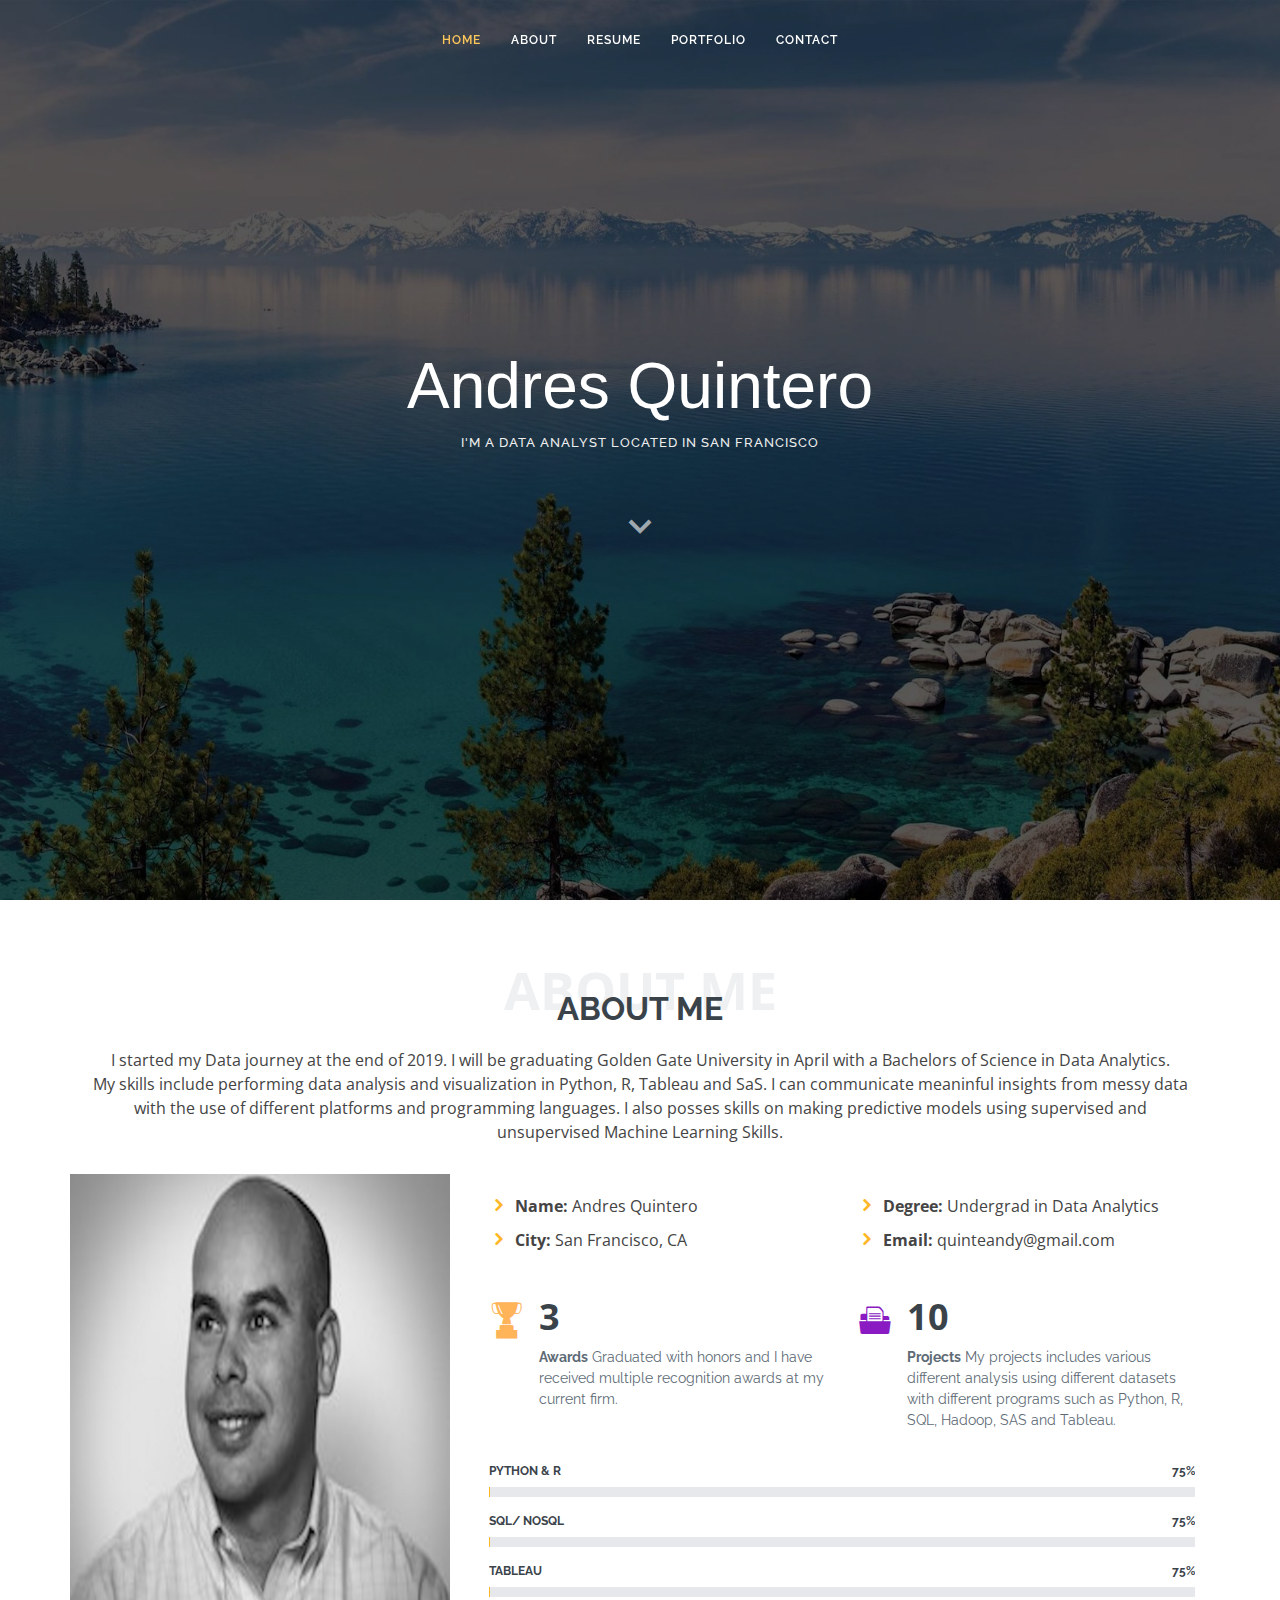
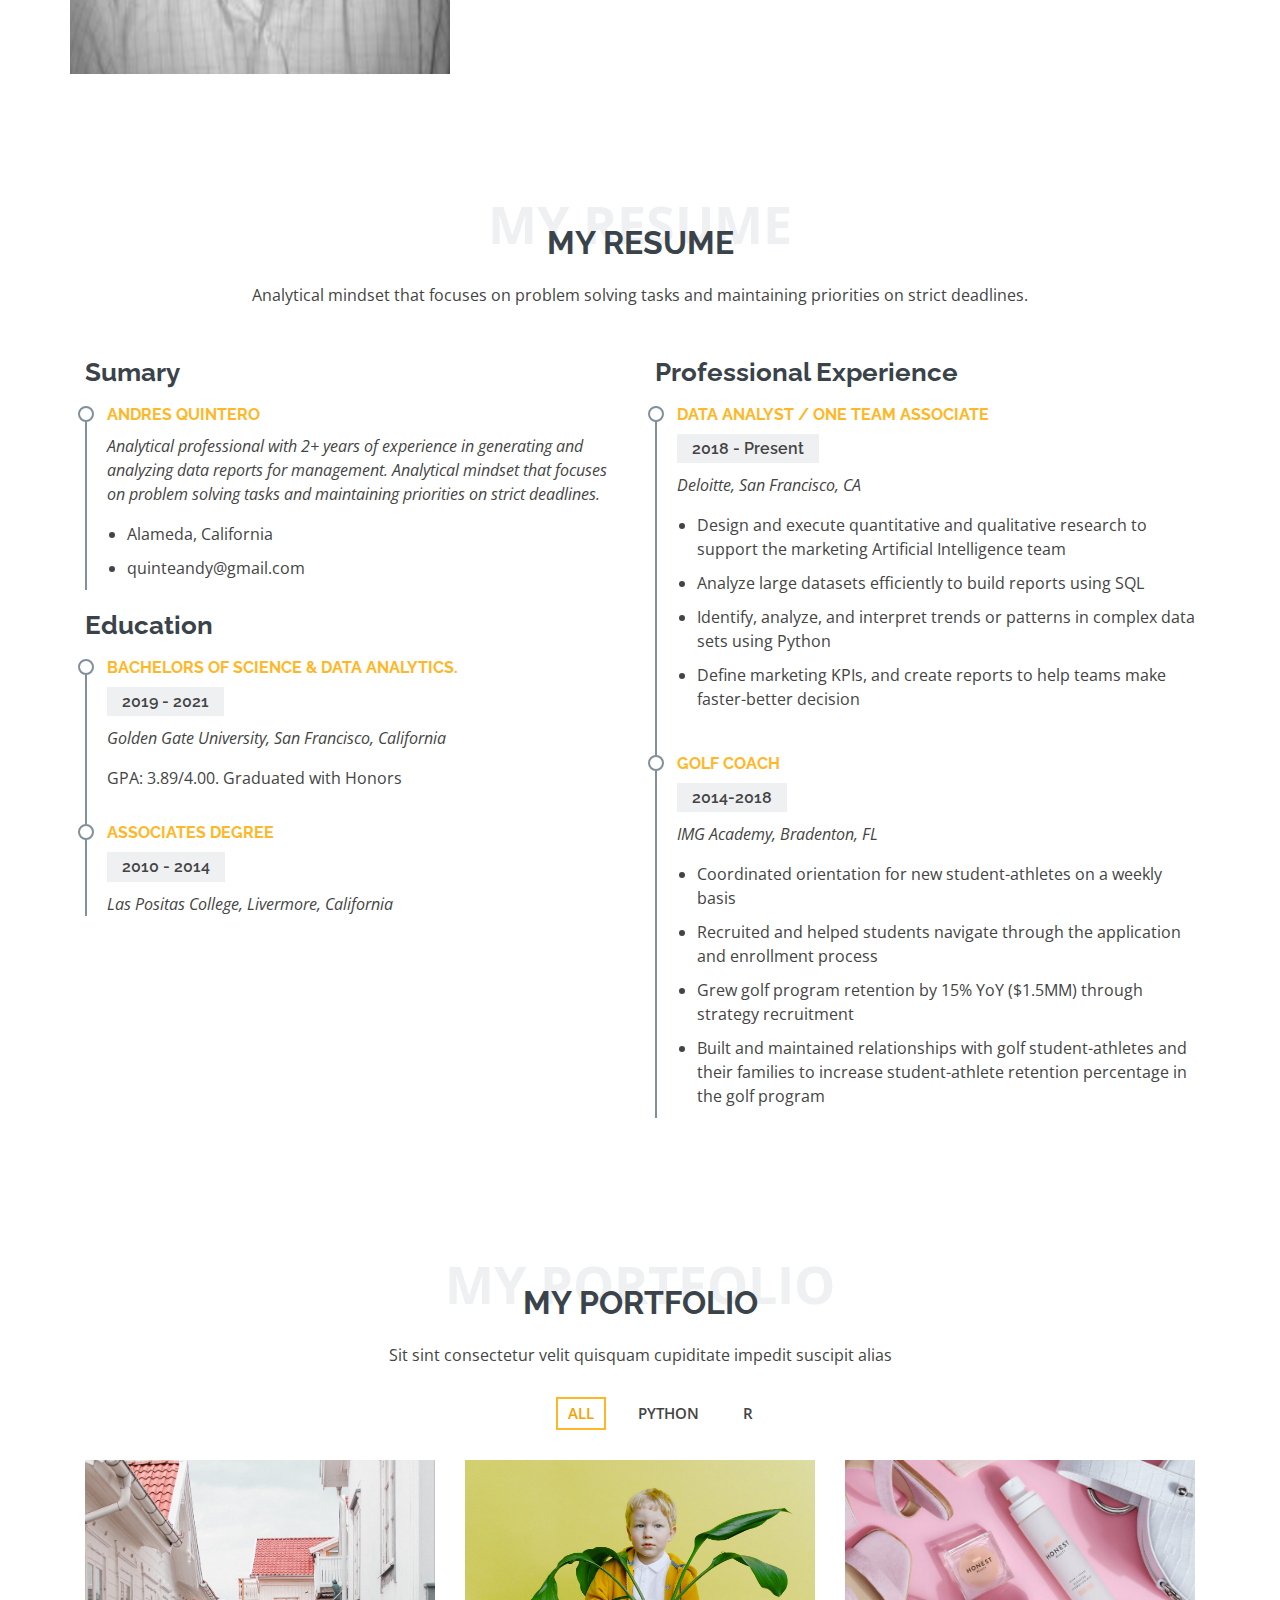
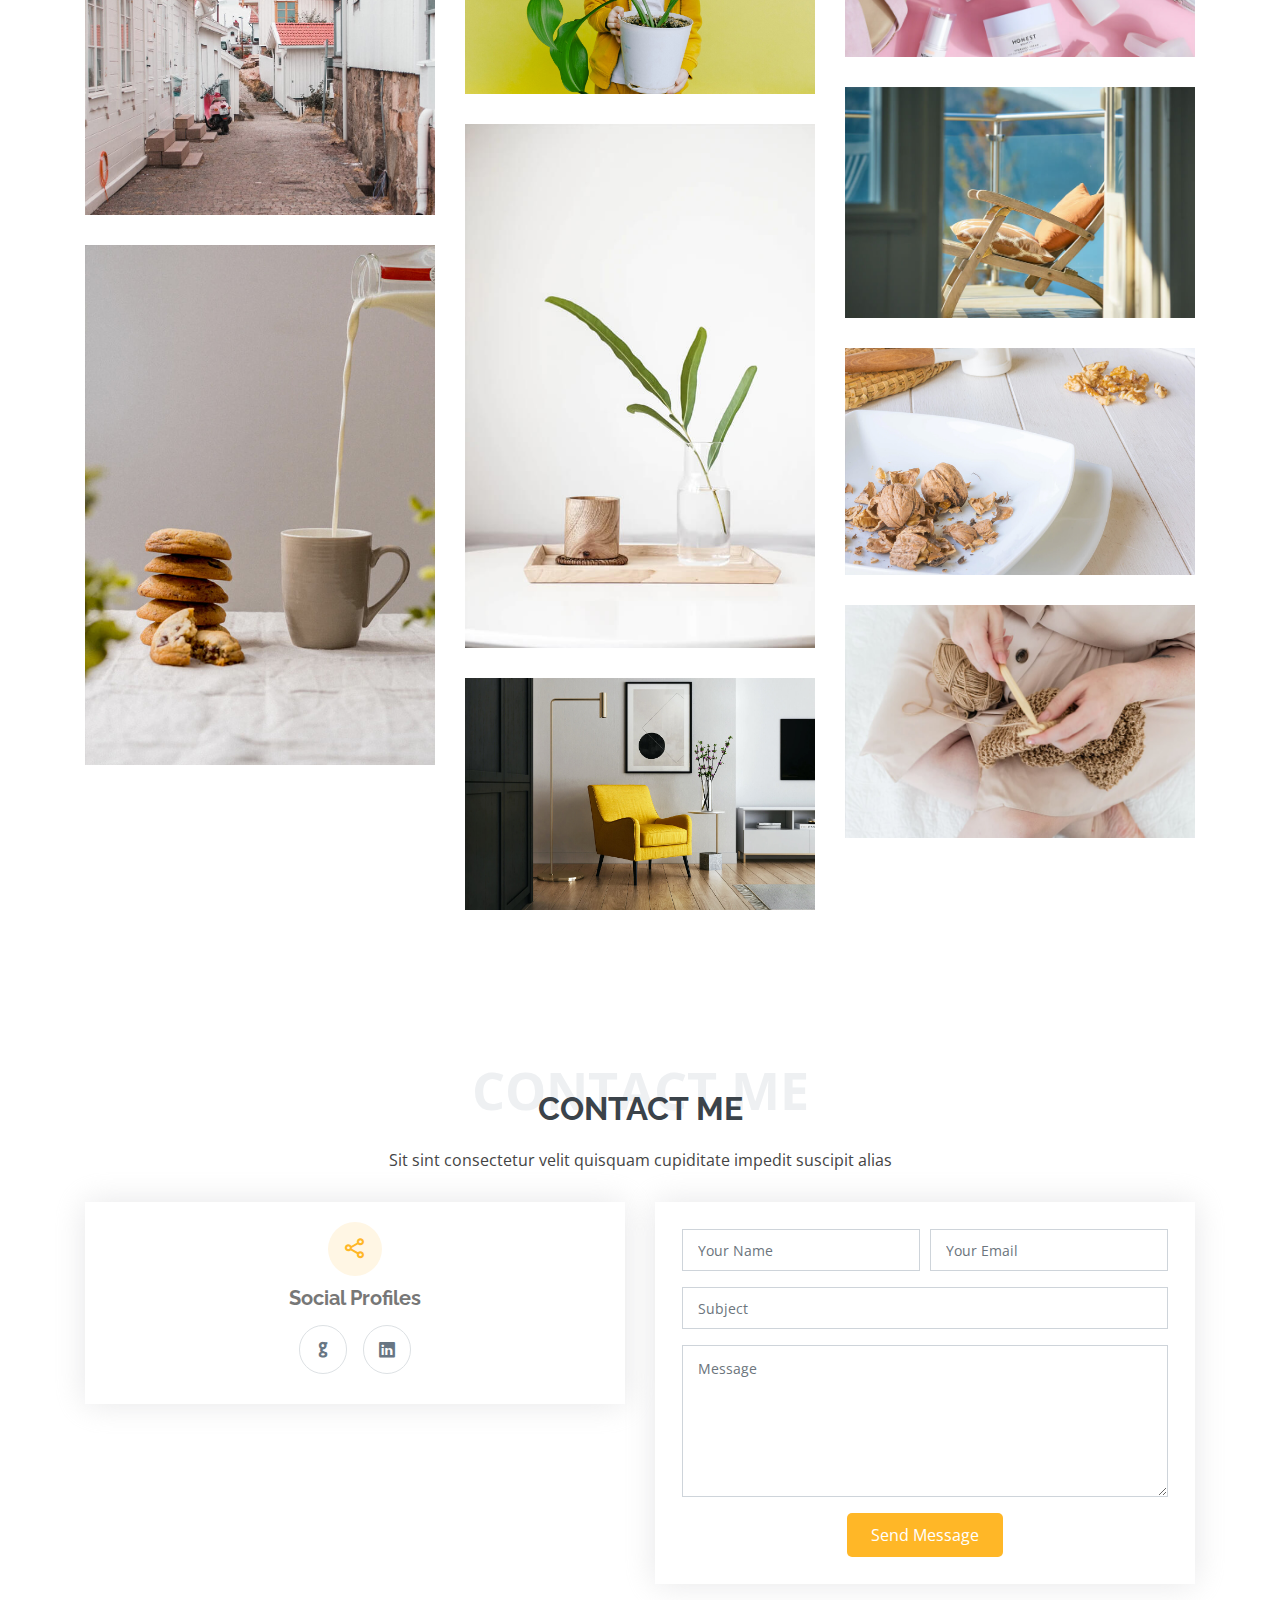
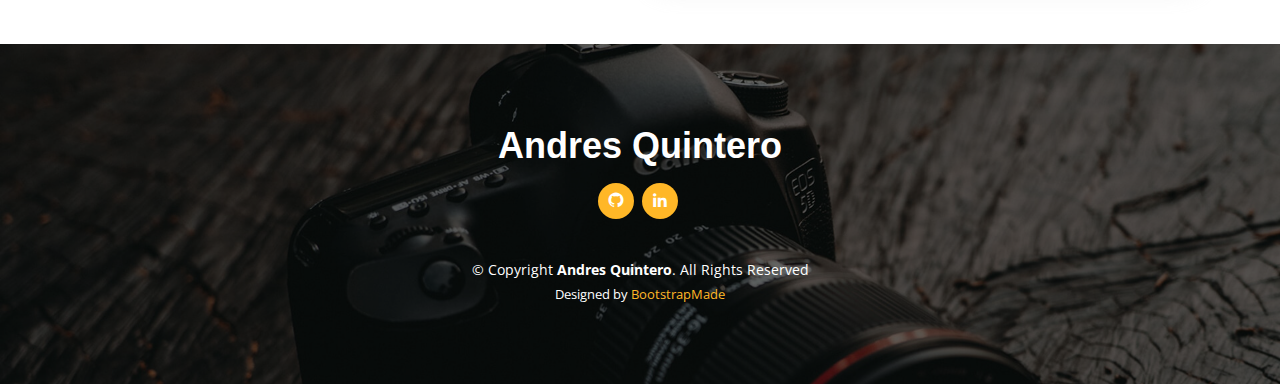
<file: index.html>
<!DOCTYPE html>
<html lang="en">

<head>
  <meta charset="utf-8">
  <meta content="width=device-width, initial-scale=1.0" name="viewport">

  <title>Andres Quintero - Index</title>
  <meta content="" name="description">
  <meta content="" name="keywords">

  <!-- Favicons -->
  <link href="assets/img/favicon.png" rel="icon">
  <link href="assets/img/apple-touch-icon.png" rel="apple-touch-icon">

  <!-- Google Fonts -->
  <link href="https://fonts.googleapis.com/css?family=Open+Sans:300,300i,400,400i,600,600i,700,700i|Raleway:300,300i,400,400i,500,500i,600,600i,700,700i|Satisfy" rel="stylesheet">

  <!-- Vendor CSS Files -->
  <link href="assets/vendor/bootstrap/css/bootstrap.min.css" rel="stylesheet">
  <link href="assets/vendor/icofont/icofont.min.css" rel="stylesheet">
  <link href="assets/vendor/boxicons/css/boxicons.min.css" rel="stylesheet">
  <link href="assets/vendor/owl.carousel/assets/owl.carousel.min.css" rel="stylesheet">
  <link href="assets/vendor/venobox/venobox.css" rel="stylesheet">

  <!-- Template Main CSS File -->
  <link href="assets/css/style.css" rel="stylesheet">

  <!-- =======================================================
  * Template Name: Laura - v2.2.1
  * Template URL: https://bootstrapmade.com/laura-free-creative-bootstrap-theme/
  * Author: BootstrapMade.com
  * License: https://bootstrapmade.com/license/
  ======================================================== -->
</head>

<body>

  <!-- ======= Header ======= -->
  <header id="header" class="fixed-top  d-flex justify-content-center align-items-center header-transparent">

    <nav class="nav-menu d-none d-lg-block">
      <ul>
        <li class="active"><a href="index.html">Home</a></li>
        <li><a href="#about">About</a></li>
        <li><a href="#resume">Resume</a></li>
        <li><a href="#portfolio">Portfolio</a></li>
        <li><a href="#contact">Contact</a></li>
      </ul>
    </nav><!-- .nav-menu -->

  </header><!-- End Header -->

  <!-- ======= Hero Section ======= -->
  <section id="hero">
    <div class="hero-container">
      <h1>Andres Quintero</h1>
      <h2>I'm a Data Analyst located in San Francisco</h2>
      <a href="#about" class="btn-scroll scrollto" title="Scroll Down"><i class="bx bx-chevron-down"></i></a>
    </div>
  </section><!-- End Hero -->

  <main id="main">

    <!-- ======= About Me Section ======= -->
    <section id="about" class="about">
      <div class="container">

        <div class="section-title">
          <span>About Me</span>
          <h2>About Me</h2>
          <p>I started my Data journey at the end of 2019. I will be graduating Golden Gate University in April with a Bachelors of Science in Data Analytics.</p>
          <p> My skills include performing data analysis and visualization in Python, R, Tableau and SaS. I can communicate meaninful insights from messy data </p>
	  <p> with the use of different platforms and programming languages. I also posses skills on making predictive models using supervised and unsupervised Machine Learning Skills. </p>
        </div>

        <div class="row">
          <div class="image col-lg-4 d-flex align-items-stretch justify-content-center justify-content-lg-start"></div>
          <div class="col-lg-8 d-flex flex-column align-items-stretch">
            <div class="content pl-lg-4 d-flex flex-column justify-content-center">
              <div class="row">
                <div class="col-lg-6">
                  <ul>
                    <li><i class="icofont-rounded-right"></i> <strong>Name:</strong> Andres Quintero</li>
                    <li><i class="icofont-rounded-right"></i> <strong>City:</strong> San Francisco, CA</li>
                  </ul>
                </div>
                <div class="col-lg-6">
                  <ul>
                    <li><i class="icofont-rounded-right"></i> <strong>Degree:</strong> Undergrad in Data Analytics</li>
                    <li><i class="icofont-rounded-right"></i> <strong>Email:</strong> quinteandy@gmail.com</li>
                  </ul>
                </div>
              </div>
              <div class="row mt-n4">
                <div class="col-md-6 mt-5 d-md-flex align-items-md-stretch">
                  <div class="count-box">
                    <i class="icofont-award" style="color: #ffb459;"></i>
                    <span data-toggle="counter-up">3</span>
                    <p><strong>Awards</strong> Graduated with honors and I have received multiple recognition awards at my current firm.</p>
                  </div>
                </div>

                <div class="col-md-6 mt-5 d-md-flex align-items-md-stretch">
                  <div class="count-box">
                    <i class="icofont-document-folder" style="color: #8a1ac2;"></i>
                    <span data-toggle="counter-up">10</span>
                    <p><strong>Projects</strong> My projects includes various different analysis using different datasets with different programs such as Python, R, SQL, Hadoop, SAS and Tableau.</p>
                  </div>
                </div>
              </div>
            </div><!-- End .content-->
		
            <div class="skills-content pl-lg-4">
              <div class="progress">
                <span class="skill">Python & R <i class="val">75%</i></span>
                <div class="progress-bar-wrap">
                  <div class="progress-bar" role="progressbar" aria-valuenow="75" aria-valuemin="0" aria-valuemax="100"></div>
                </div>
              </div>

              <div class="progress">
                <span class="skill">SQL/ NoSQL <i class="val">75%</i></span>
                <div class="progress-bar-wrap">
                  <div class="progress-bar" role="progressbar" aria-valuenow="75" aria-valuemin="0" aria-valuemax="100"></div>
                </div>
              </div>

              <div class="progress">
                <span class="skill">Tableau <i class="val">75%</i></span>
                <div class="progress-bar-wrap">
                  <div class="progress-bar" role="progressbar" aria-valuenow="75" aria-valuemin="0" aria-valuemax="100"></div>
                </div>
		      		      
              </div>
            </div>

          </div>
        </div>

      </div>
    </section><!-- End About Me Section -->

    <!-- ======= My Resume Section ======= -->
    <section id="resume" class="resume">
      <div class="container">

        <div class="section-title">
          <span>My Resume</span>
          <h2>My Resume</h2>
          <p>Analytical mindset that focuses on problem solving tasks and maintaining priorities on strict deadlines.</p>
        </div>

        <div class="row">
          <div class="col-lg-6">
            <h3 class="resume-title">Sumary</h3>
            <div class="resume-item pb-0">
              <h4>Andres Quintero</h4>
              <p><em>Analytical professional with 2+ years of experience in generating and analyzing data reports for management. Analytical mindset that focuses on problem solving tasks and maintaining priorities on strict deadlines.</em></p>
              <p>
              <ul>
                <li>Alameda, California</li>
                <li>quinteandy@gmail.com</li>
              </ul>
              </p>
            </div>

            <h3 class="resume-title">Education</h3>
            <div class="resume-item">
              <h4>Bachelors of Science &amp; Data Analytics.</h4>
              <h5>2019 - 2021</h5>
              <p><em>Golden Gate University, San Francisco, California</em></p>
              <p> GPA: 3.89/4.00. Graduated with Honors</p>
            </div>
            <div class="resume-item">
              <h4>Associates Degree</h4>
              <h5>2010 - 2014</h5>
              <p><em>Las Positas College, Livermore, California</em></p>
              <p></p>
            </div>
          </div>
          <div class="col-lg-6">
            <h3 class="resume-title">Professional Experience</h3>
            <div class="resume-item">
              <h4>Data Analyst / One Team Associate</h4>
              <h5>2018 - Present</h5>
              <p><em>Deloitte, San Francisco, CA </em></p>
              <p>
              <ul>
                <li>Design and execute quantitative and qualitative research to support the marketing Artificial Intelligence team</li>
                <li>Analyze large datasets efficiently to build reports using SQL </li>
                <li>Identify, analyze, and interpret trends or patterns in complex data sets using Python</li>
                <li>Define marketing KPIs, and create reports to help teams make faster-better decision</li>
              </ul>
              </p>
            </div>
            <div class="resume-item">
              <h4>Golf Coach</h4>
              <h5>2014-2018</h5>
              <p><em>IMG Academy, Bradenton, FL</em></p>
              <p>
              <ul>
                <li>Coordinated orientation for new student-athletes on a weekly basis</li>
                <li>Recruited and helped students navigate through the application and enrollment process</li>
                <li>Grew golf program retention by 15% YoY ($1.5MM) through strategy recruitment</li>
                <li>Built and maintained relationships with golf student-athletes and their families to increase student-athlete retention percentage in the golf program</li>
              </ul>
              </p>
            </div>
          </div>
        </div>

      </div>
    </section><!-- End My Resume Section -->

    <!-- ======= My Portfolio Section ======= -->
    <section id="portfolio" class="portfolio">
      <div class="container">

        <div class="section-title">
          <span>My Portfolio</span>
          <h2>My Portfolio</h2>
          <p>Sit sint consectetur velit quisquam cupiditate impedit suscipit alias</p>
        </div>

        <ul id="portfolio-flters" class="d-flex justify-content-center">
          <li data-filter="*" class="filter-active">All</li>
          <li data-filter=".filter-app">Python</li>
          <li data-filter=".filter-card">R</li>
        </ul>

        <div class="row portfolio-container">

          <div class="col-lg-4 col-md-6 portfolio-item filter-app">
            <div class="portfolio-img"><img src="assets/img/portfolio/portfolio-1.jpg" class="img-fluid" alt=""></div>
            <div class="portfolio-info">
              <h4>App 1</h4>
              <p>App</p>
              <a href="assets/img/portfolio/portfolio-1.jpg" data-gall="portfolioGallery" class="venobox preview-link" title="App 1"><i class="bx bx-plus"></i></a>
              <a href="portfolio-details.html" class="details-link" title="More Details"><i class="bx bx-link"></i></a>
            </div>
          </div>

          <div class="col-lg-4 col-md-6 portfolio-item filter-web">
            <div class="portfolio-img"><img src="assets/img/portfolio/portfolio-2.jpg" class="img-fluid" alt=""></div>
            <div class="portfolio-info">
              <h4>Web 3</h4>
              <p>Web</p>
              <a href="assets/img/portfolio/portfolio-2.jpg" data-gall="portfolioGallery" class="venobox preview-link" title="Web 3"><i class="bx bx-plus"></i></a>
              <a href="portfolio-details.html" class="details-link" title="More Details"><i class="bx bx-link"></i></a>
            </div>
          </div>

          <div class="col-lg-4 col-md-6 portfolio-item filter-app">
            <div class="portfolio-img"><img src="assets/img/portfolio/portfolio-3.jpg" class="img-fluid" alt=""></div>
            <div class="portfolio-info">
              <h4>App 2</h4>
              <p>App</p>
              <a href="assets/img/portfolio/portfolio-3.jpg" data-gall="portfolioGallery" class="venobox preview-link" title="App 2"><i class="bx bx-plus"></i></a>
              <a href="portfolio-details.html" class="details-link" title="More Details"><i class="bx bx-link"></i></a>
            </div>
          </div>

          <div class="col-lg-4 col-md-6 portfolio-item filter-card">
            <div class="portfolio-img"><img src="assets/img/portfolio/portfolio-4.jpg" class="img-fluid" alt=""></div>
            <div class="portfolio-info">
              <h4>Card 2</h4>
              <p>Card</p>
              <a href="assets/img/portfolio/portfolio-4.jpg" data-gall="portfolioGallery" class="venobox preview-link" title="Card 2"><i class="bx bx-plus"></i></a>
              <a href="portfolio-details.html" class="details-link" title="More Details"><i class="bx bx-link"></i></a>
            </div>
          </div>

          <div class="col-lg-4 col-md-6 portfolio-item filter-web">
            <div class="portfolio-img"><img src="assets/img/portfolio/portfolio-5.jpg" class="img-fluid" alt=""></div>
            <div class="portfolio-info">
              <h4>Web 2</h4>
              <p>Web</p>
              <a href="assets/img/portfolio/portfolio-5.jpg" data-gall="portfolioGallery" class="venobox preview-link" title="Web 2"><i class="bx bx-plus"></i></a>
              <a href="portfolio-details.html" class="details-link" title="More Details"><i class="bx bx-link"></i></a>
            </div>
          </div>

          <div class="col-lg-4 col-md-6 portfolio-item filter-app">
            <div class="portfolio-img"><img src="assets/img/portfolio/portfolio-6.jpg" class="img-fluid" alt=""></div>
            <div class="portfolio-info">
              <h4>App 3</h4>
              <p>App</p>
              <a href="assets/img/portfolio/portfolio-6.jpg" data-gall="portfolioGallery" class="venobox preview-link" title="App 3"><i class="bx bx-plus"></i></a>
              <a href="portfolio-details.html" class="details-link" title="More Details"><i class="bx bx-link"></i></a>
            </div>
          </div>

          <div class="col-lg-4 col-md-6 portfolio-item filter-card">
            <div class="portfolio-img"><img src="assets/img/portfolio/portfolio-7.jpg" class="img-fluid" alt=""></div>
            <div class="portfolio-info">
              <h4>Card 1</h4>
              <p>Card</p>
              <a href="assets/img/portfolio/portfolio-7.jpg" data-gall="portfolioGallery" class="venobox preview-link" title="Card 1"><i class="bx bx-plus"></i></a>
              <a href="portfolio-details.html" class="details-link" title="More Details"><i class="bx bx-link"></i></a>
            </div>
          </div>

          <div class="col-lg-4 col-md-6 portfolio-item filter-card">
            <div class="portfolio-img"><img src="assets/img/portfolio/portfolio-8.jpg" class="img-fluid" alt=""></div>
            <div class="portfolio-info">
              <h4>Card 3</h4>
              <p>Card</p>
              <a href="assets/img/portfolio/portfolio-8.jpg" data-gall="portfolioGallery" class="venobox preview-link" title="Card 3"><i class="bx bx-plus"></i></a>
              <a href="portfolio-details.html" class="details-link" title="More Details"><i class="bx bx-link"></i></a>
            </div>
          </div>

          <div class="col-lg-4 col-md-6 portfolio-item filter-web">
            <div class="portfolio-img"><img src="assets/img/portfolio/portfolio-9.jpg" class="img-fluid" alt=""></div>
            <div class="portfolio-info">
              <h4>Web 3</h4>
              <p>Web</p>
              <a href="assets/img/portfolio/portfolio-9.jpg" data-gall="portfolioGallery" class="venobox preview-link" title="Web 3"><i class="bx bx-plus"></i></a>
              <a href="portfolio-details.html" class="details-link" title="More Details"><i class="bx bx-link"></i></a>
            </div>
          </div>

        </div>

      </div>
    </section><!-- End My Portfolio Section -->

    <!-- ======= Contact Me Section ======= -->
    <section id="contact" class="contact">
      <div class="container">

        <div class="section-title">
          <span>Contact Me</span>
          <h2>Contact Me</h2>
          <p>Sit sint consectetur velit quisquam cupiditate impedit suscipit alias</p>
        </div>

        <div class="row">

          <div class="col-lg-6">

            <div class="row">
              <div class="col-md-12">
                <div class="info-box">
                  <i class="bx bx-share-alt"></i>
                  <h3>Social Profiles</h3>
                  <div class="social-links">
                    <a href="https://github.com/quinteandy" class="github"><i class="icofont-github"></i></a>
                    <a href="https://www.linkedin.com/in/andres-quintero01/" class="linkedin"><i class="icofont-linkedin"></i></a>
                  </div>
                </div>
              </div>
            </div>

          </div>

          <div class="col-lg-6">
            <form action="forms/contact.php" method="post" role="form" class="php-email-form">
              <div class="form-row">
                <div class="col-md-6 form-group">
                  <input type="text" name="name" class="form-control" id="name" placeholder="Your Name" data-rule="minlen:4" data-msg="Please enter at least 4 chars" />
                  <div class="validate"></div>
                </div>
                <div class="col-md-6 form-group">
                  <input type="email" class="form-control" name="email" id="email" placeholder="Your Email" data-rule="email" data-msg="Please enter a valid email" />
                  <div class="validate"></div>
                </div>
              </div>
              <div class="form-group">
                <input type="text" class="form-control" name="subject" id="subject" placeholder="Subject" data-rule="minlen:4" data-msg="Please enter at least 8 chars of subject" />
                <div class="validate"></div>
              </div>
              <div class="form-group">
                <textarea class="form-control" name="message" rows="6" data-rule="required" data-msg="Please write something for us" placeholder="Message"></textarea>
                <div class="validate"></div>
              </div>
              <div class="mb-3">
                <div class="loading">Loading</div>
                <div class="error-message"></div>
                <div class="sent-message">Your message has been sent. Thank you!</div>
              </div>
              <div class="text-center"><button type="submit">Send Message</button></div>
            </form>
          </div>

        </div>

      </div>
    </section><!-- End Contact Me Section -->

  </main><!-- End #main -->

  <!-- ======= Footer ======= -->
  <footer id="footer">
    <div class="container">
      <h3>Andres Quintero</h3>
      <div class="social-links">
        <a href="https://github.com/quinteandy" class="github"><i class="bx bxl-github"></i></a>
        <a href="https://www.linkedin.com/in/andres-quintero01/" class="linkedin"><i class="bx bxl-linkedin"></i></a>
      </div>
      <div class="copyright">
        &copy; Copyright <strong><span>Andres Quintero</span></strong>. All Rights Reserved
      </div>
      <div class="credits">
        <!-- All the links in the footer should remain intact. -->
        <!-- You can delete the links only if you purchased the pro version. -->
        <!-- Licensing information: https://bootstrapmade.com/license/ -->
        <!-- Purchase the pro version with working PHP/AJAX contact form: https://bootstrapmade.com/laura-free-creative-bootstrap-theme/ -->
        Designed by <a href="https://bootstrapmade.com/">BootstrapMade</a>
      </div>
    </div>
  </footer><!-- End Footer -->

  <a href="#" class="back-to-top"><i class="icofont-simple-up"></i></a>

  <!-- Vendor JS Files -->
  <script src="assets/vendor/jquery/jquery.min.js"></script>
  <script src="assets/vendor/bootstrap/js/bootstrap.bundle.min.js"></script>
  <script src="assets/vendor/jquery.easing/jquery.easing.min.js"></script>
  <script src="assets/vendor/php-email-form/validate.js"></script>
  <script src="assets/vendor/waypoints/jquery.waypoints.min.js"></script>
  <script src="assets/vendor/counterup/counterup.min.js"></script>
  <script src="assets/vendor/owl.carousel/owl.carousel.min.js"></script>
  <script src="assets/vendor/isotope-layout/isotope.pkgd.min.js"></script>
  <script src="assets/vendor/venobox/venobox.min.js"></script>

  <!-- Template Main JS File -->
  <script src="assets/js/main.js"></script>

</body>

</html>
</file>
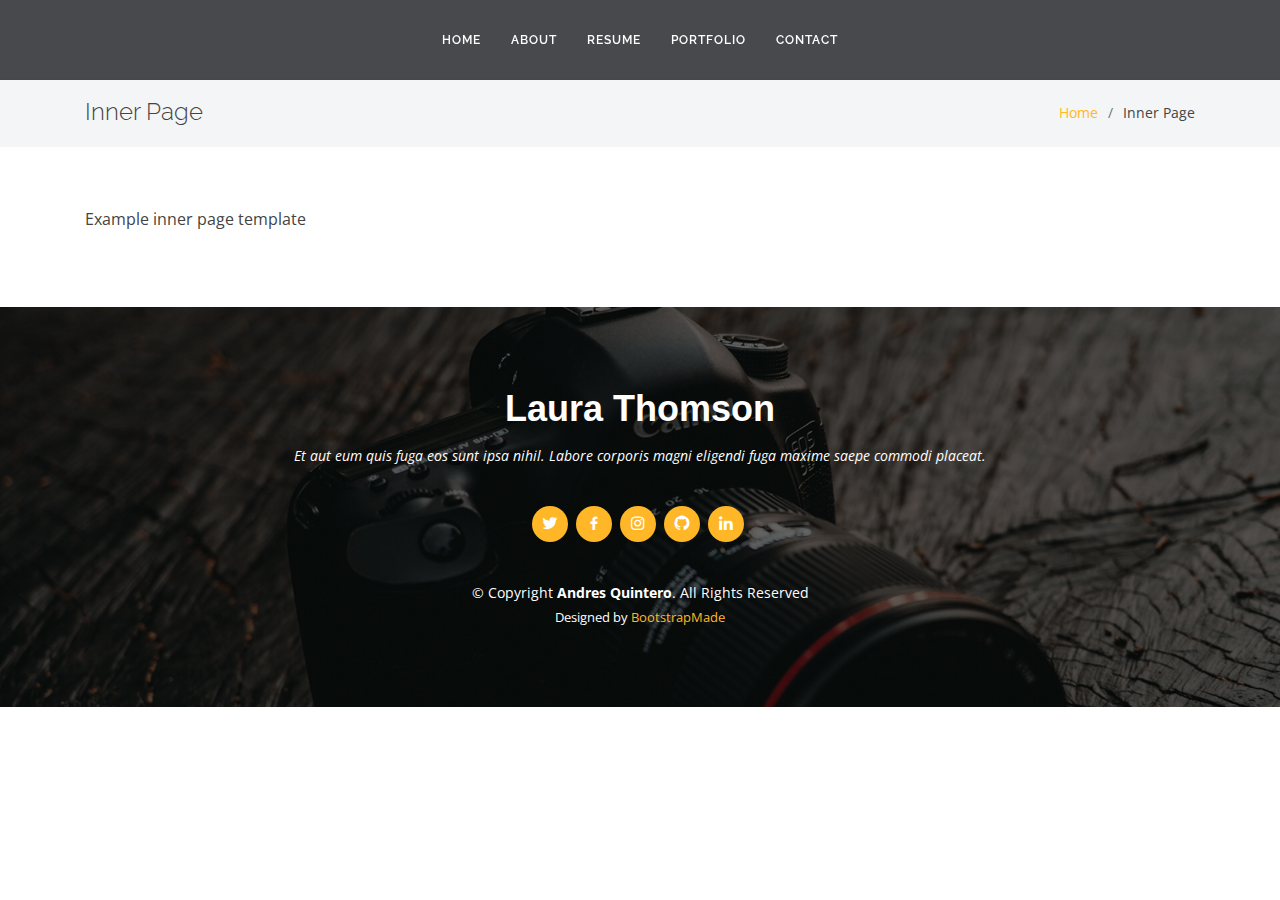
<file: inner-page.html>
<!DOCTYPE html>
<html lang="en">

<head>
  <meta charset="utf-8">
  <meta content="width=device-width, initial-scale=1.0" name="viewport">

  <title>Inner Page - Laura Bootstrap Template</title>
  <meta content="" name="description">
  <meta content="" name="keywords">

  <!-- Favicons -->
  <link href="assets/img/favicon.png" rel="icon">
  <link href="assets/img/apple-touch-icon.png" rel="apple-touch-icon">

  <!-- Google Fonts -->
  <link href="https://fonts.googleapis.com/css?family=Open+Sans:300,300i,400,400i,600,600i,700,700i|Raleway:300,300i,400,400i,500,500i,600,600i,700,700i|Satisfy" rel="stylesheet">

  <!-- Vendor CSS Files -->
  <link href="assets/vendor/bootstrap/css/bootstrap.min.css" rel="stylesheet">
  <link href="assets/vendor/icofont/icofont.min.css" rel="stylesheet">
  <link href="assets/vendor/boxicons/css/boxicons.min.css" rel="stylesheet">
  <link href="assets/vendor/owl.carousel/assets/owl.carousel.min.css" rel="stylesheet">
  <link href="assets/vendor/venobox/venobox.css" rel="stylesheet">

  <!-- Template Main CSS File -->
  <link href="assets/css/style.css" rel="stylesheet">

  <!-- =======================================================
  * Template Name: Laura - v2.2.1
  * Template URL: https://bootstrapmade.com/laura-free-creative-bootstrap-theme/
  * Author: BootstrapMade.com
  * License: https://bootstrapmade.com/license/
  ======================================================== -->
</head>

<body>

  <!-- ======= Header ======= -->
  <header id="header" class="fixed-top  d-flex justify-content-center align-items-center ">

    <nav class="nav-menu d-none d-lg-block">
      <ul>
        <li><a href="index.html">Home</a></li>
        <li><a href="#about">About</a></li>
        <li><a href="#resume">Resume</a></li>
        <li><a href="#portfolio">Portfolio</a></li>
        <li><a href="#contact">Contact</a></li>

      </ul>
    </nav><!-- .nav-menu -->

  </header><!-- End Header -->

  <main id="main">

    <!-- ======= Breadcrumbs ======= -->
    <section class="breadcrumbs">
      <div class="container">

        <div class="d-flex justify-content-between align-items-center">
          <h2>Inner Page</h2>
          <ol>
            <li><a href="index.html">Home</a></li>
            <li>Inner Page</li>
          </ol>
        </div>

      </div>
    </section><!-- End Breadcrumbs -->

    <section class="inner-page">
      <div class="container">
        <p>
          Example inner page template
        </p>
      </div>
    </section>

  </main><!-- End #main -->

  <!-- ======= Footer ======= -->
  <footer id="footer">
    <div class="container">
      <h3>Laura Thomson</h3>
      <p>Et aut eum quis fuga eos sunt ipsa nihil. Labore corporis magni eligendi fuga maxime saepe commodi placeat.</p>
      <div class="social-links">
        <a href="#" class="twitter"><i class="bx bxl-twitter"></i></a>
        <a href="#" class="facebook"><i class="bx bxl-facebook"></i></a>
        <a href="#" class="instagram"><i class="bx bxl-instagram"></i></a>
        <a href="#" class="github"><i class="bx bxl-github"></i></a>
        <a href="#" class="linkedin"><i class="bx bxl-linkedin"></i></a>
      </div>
      <div class="copyright">
        &copy; Copyright <strong><span>Andres Quintero</span></strong>. All Rights Reserved
      </div>
      <div class="credits">
        <!-- All the links in the footer should remain intact. -->
        <!-- You can delete the links only if you purchased the pro version. -->
        <!-- Licensing information: https://bootstrapmade.com/license/ -->
        <!-- Purchase the pro version with working PHP/AJAX contact form: https://bootstrapmade.com/laura-free-creative-bootstrap-theme/ -->
        Designed by <a href="https://bootstrapmade.com/">BootstrapMade</a>
      </div>
    </div>
  </footer><!-- End Footer -->

  <a href="#" class="back-to-top"><i class="icofont-simple-up"></i></a>

  <!-- Vendor JS Files -->
  <script src="assets/vendor/jquery/jquery.min.js"></script>
  <script src="assets/vendor/bootstrap/js/bootstrap.bundle.min.js"></script>
  <script src="assets/vendor/jquery.easing/jquery.easing.min.js"></script>
  <script src="assets/vendor/php-email-form/validate.js"></script>
  <script src="assets/vendor/waypoints/jquery.waypoints.min.js"></script>
  <script src="assets/vendor/counterup/counterup.min.js"></script>
  <script src="assets/vendor/owl.carousel/owl.carousel.min.js"></script>
  <script src="assets/vendor/isotope-layout/isotope.pkgd.min.js"></script>
  <script src="assets/vendor/venobox/venobox.min.js"></script>

  <!-- Template Main JS File -->
  <script src="assets/js/main.js"></script>

</body>

</html>
</file>
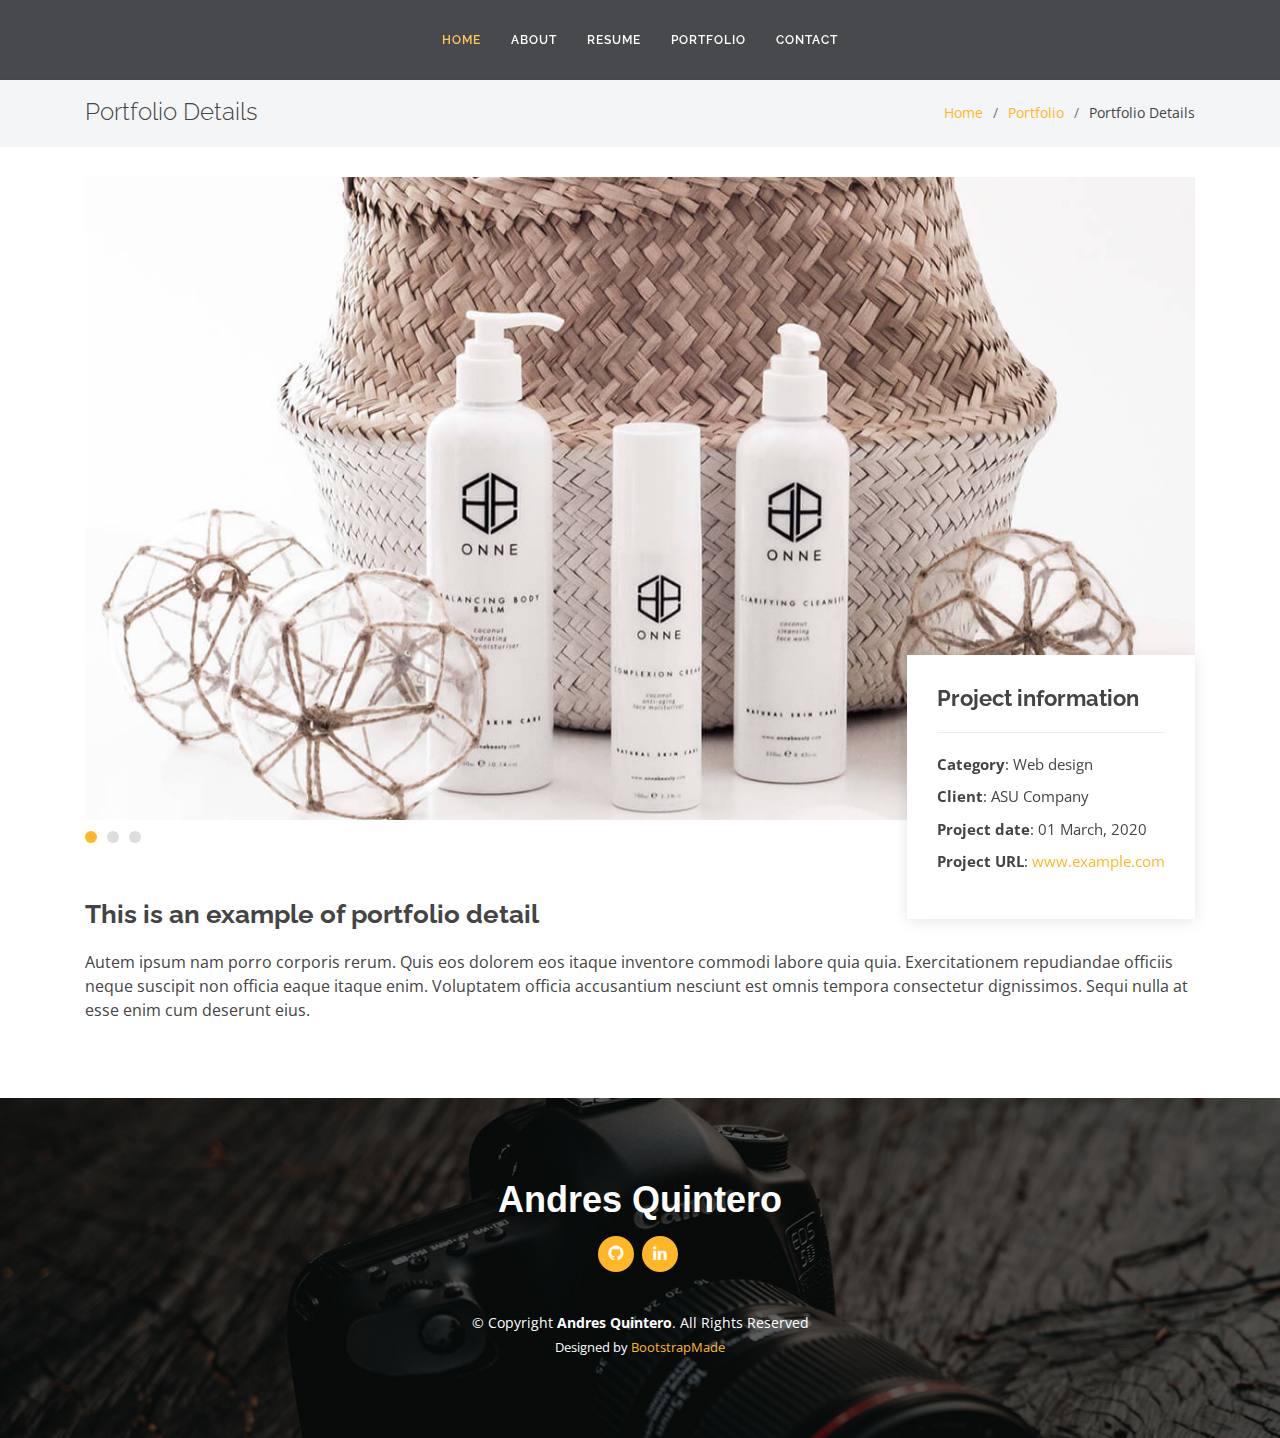
<file: portfolio-details.html>
<!DOCTYPE html>
<html lang="en">

<head>
  <meta charset="utf-8">
  <meta content="width=device-width, initial-scale=1.0" name="viewport">

  <title>Portfolio Details - Andres Quintero</title>
  <meta content="" name="description">
  <meta content="" name="keywords">

  <!-- Favicons -->
  <link href="assets/img/favicon.png" rel="icon">
  <link href="assets/img/apple-touch-icon.png" rel="apple-touch-icon">

  <!-- Google Fonts -->
  <link href="https://fonts.googleapis.com/css?family=Open+Sans:300,300i,400,400i,600,600i,700,700i|Raleway:300,300i,400,400i,500,500i,600,600i,700,700i|Satisfy" rel="stylesheet">

  <!-- Vendor CSS Files -->
  <link href="assets/vendor/bootstrap/css/bootstrap.min.css" rel="stylesheet">
  <link href="assets/vendor/icofont/icofont.min.css" rel="stylesheet">
  <link href="assets/vendor/boxicons/css/boxicons.min.css" rel="stylesheet">
  <link href="assets/vendor/owl.carousel/assets/owl.carousel.min.css" rel="stylesheet">
  <link href="assets/vendor/venobox/venobox.css" rel="stylesheet">

  <!-- Template Main CSS File -->
  <link href="assets/css/style.css" rel="stylesheet">

  <!-- =======================================================
  * Template Name: Laura - v2.2.1
  * Template URL: https://bootstrapmade.com/laura-free-creative-bootstrap-theme/
  * Author: BootstrapMade.com
  * License: https://bootstrapmade.com/license/
  ======================================================== -->
</head>

<body>

  <!-- ======= Header ======= -->
  <header id="header" class="fixed-top  d-flex justify-content-center align-items-center ">

    <nav class="nav-menu d-none d-lg-block">
      <ul>
        <li class="active"><a href="index.html">Home</a></li>
        <li><a href="#about">About</a></li>
        <li><a href="#resume">Resume</a></li>
        <li><a href="#portfolio">Portfolio</a></li>
        <li><a href="#contact">Contact</a></li>

      </ul>
    </nav><!-- .nav-menu -->

  </header><!-- End Header -->

  <main id="main">

    <!-- ======= Breadcrumbs Section ======= -->
    <section class="breadcrumbs">
      <div class="container">

        <div class="d-flex justify-content-between align-items-center">
          <h2>Portfolio Details</h2>
          <ol>
            <li><a href="index.html">Home</a></li>
            <li><a href="portfolio.html">Portfolio</a></li>
            <li>Portfolio Details</li>
          </ol>
        </div>

      </div>
    </section><!-- Breadcrumbs Section -->

    <!-- ======= Portfolio Details Section ======= -->
    <section class="portfolio-details">
      <div class="container">

        <div class="portfolio-details-container">

          <div class="owl-carousel portfolio-details-carousel">
            <img src="assets/img/portfolio/portfolio-details-1.jpg" class="img-fluid" alt="">
            <img src="assets/img/portfolio/portfolio-details-2.jpg" class="img-fluid" alt="">
            <img src="assets/img/portfolio/portfolio-details-3.jpg" class="img-fluid" alt="">
          </div>

          <div class="portfolio-info">
            <h3>Project information</h3>
            <ul>
              <li><strong>Category</strong>: Web design</li>
              <li><strong>Client</strong>: ASU Company</li>
              <li><strong>Project date</strong>: 01 March, 2020</li>
              <li><strong>Project URL</strong>: <a href="#">www.example.com</a></li>
            </ul>
          </div>

        </div>

        <div class="portfolio-description">
          <h2>This is an example of portfolio detail</h2>
          <p>
            Autem ipsum nam porro corporis rerum. Quis eos dolorem eos itaque inventore commodi labore quia quia. Exercitationem repudiandae officiis neque suscipit non officia eaque itaque enim. Voluptatem officia accusantium nesciunt est omnis tempora consectetur dignissimos. Sequi nulla at esse enim cum deserunt eius.
          </p>
        </div>
      </div>
    </section><!-- End Portfolio Details Section -->

  </main><!-- End #main -->

  <!-- ======= Footer ======= -->
  <footer id="footer">
    <div class="container">
      <h3>Andres Quintero</h3>
      <div class="social-links">
        <a href="https://github.com/quinteandy" class="github"><i class="bx bxl-github"></i></a>
        <a href="https://www.linkedin.com/in/andres-quintero01/" class="linkedin"><i class="bx bxl-linkedin"></i></a>
      </div>
      <div class="copyright">
        &copy; Copyright <strong><span>Andres Quintero</span></strong>. All Rights Reserved
      </div>
      <div class="credits">
        <!-- All the links in the footer should remain intact. -->
        <!-- You can delete the links only if you purchased the pro version. -->
        <!-- Licensing information: https://bootstrapmade.com/license/ -->
        <!-- Purchase the pro version with working PHP/AJAX contact form: https://bootstrapmade.com/laura-free-creative-bootstrap-theme/ -->
        Designed by <a href="https://bootstrapmade.com/">BootstrapMade</a>
      </div>
    </div>
  </footer><!-- End Footer -->

  <a href="#" class="back-to-top"><i class="icofont-simple-up"></i></a>

  <!-- Vendor JS Files -->
  <script src="assets/vendor/jquery/jquery.min.js"></script>
  <script src="assets/vendor/bootstrap/js/bootstrap.bundle.min.js"></script>
  <script src="assets/vendor/jquery.easing/jquery.easing.min.js"></script>
  <script src="assets/vendor/php-email-form/validate.js"></script>
  <script src="assets/vendor/waypoints/jquery.waypoints.min.js"></script>
  <script src="assets/vendor/counterup/counterup.min.js"></script>
  <script src="assets/vendor/owl.carousel/owl.carousel.min.js"></script>
  <script src="assets/vendor/isotope-layout/isotope.pkgd.min.js"></script>
  <script src="assets/vendor/venobox/venobox.min.js"></script>

  <!-- Template Main JS File -->
  <script src="assets/js/main.js"></script>

</body>

</html>
</file>
<file: assets/vendor/venobox/venobox.css>
/* ------ venobox.css --------*/
.vbox-overlay *, .vbox-overlay *:before, .vbox-overlay *:after{
    -webkit-backface-visibility: hidden;
    -webkit-box-sizing:border-box;
    -moz-box-sizing:border-box;
    box-sizing:border-box;
}
.vbox-overlay * { 
    -webkit-backface-visibility: visible;
    backface-visibility: visible;
}
.vbox-overlay{
    display: -webkit-flex;
    display: flex;
    -webkit-flex-direction: column;
    flex-direction: column;
    -webkit-justify-content: center;
    justify-content: center;
    -webkit-align-items: center;
    align-items: center;
    position: fixed;
    left: 0;
    top: 0;
    bottom: 0;
    right: 0;
    z-index: 999999;
}

/* ----- navigation ----- */
.vbox-title{
    width: 100%;
    height: 40px;
    float: left;
    text-align: center;
    line-height: 28px;
    font-size: 12px;
    padding: 6px 50px;
    overflow: hidden;
    position: fixed;
    display: none;
    left: 0;
    z-index: 89;
}
.vbox-close{
    cursor: pointer;
    position: fixed;
    top: -1px;
    right: 0;
    width: 50px;
    height: 40px;
    padding: 6px;
    display: block;
    background-position:10px center;
    overflow: hidden;
    font-size: 24px;
    line-height: 1;
    text-align: center;
    z-index: 99;
}
.vbox-left{
    cursor: pointer;
    position: fixed;
    left: 0;
    height: 40px;
    overflow: hidden;
    line-height: 28px;
    font-size: 12px;
    z-index: 99;
    display: flex;
    align-items:center;
}
.vbox-num{
    display: inline-block;
    margin: 6px 0 6px 15px;
}
/* ----- Social share ----- */
.vbox-share{
    line-height: 28px;
    font-size: 12px;
    overflow: hidden;
    position: fixed;
    left: 0;
    z-index: 98;
    display: flex;
    align-items:center;
    justify-content: center;
    width: 100%;
    text-align: center;
}
.vbox-share svg{
    max-height: 28px;
    width: 28px;
    z-index: 10;
    margin-left: 12px;
    margin-top: 6px;
    margin-bottom: 6px;
    vertical-align: middle;
}


/* ----- navigation ARROWS ----- */
.vbox-next, .vbox-prev{
    position: fixed;
    top: 50%;
    margin-top: -15px;
    overflow: hidden;
    cursor: pointer;
    display: block;
    width: 45px;
    height: 45px;
    z-index: 99;
}
.vbox-next span, .vbox-prev span{
    position: relative;
    width: 20px;
    height: 20px;
    border: 2px solid transparent;
    border-top-color: #B6B6B6;
    border-right-color: #B6B6B6;
    text-indent: -100px;
    position: absolute;
    top: 8px;
    display: block;
}
.vbox-prev{
    left: 15px;
}
.vbox-next{
    right: 15px;
}
.vbox-prev span{
    left: 10px;
    -ms-transform: rotate(-135deg);
    -webkit-transform: rotate(-135deg);
    transform: rotate(-135deg);
}
.vbox-next span{
    -ms-transform: rotate(45deg);
    -webkit-transform: rotate(45deg);
    transform: rotate(45deg);
    right: 10px;
}
/* ------- inline window ------ */
.vbox-inline{
    width: 420px;
    height: 315px;
    height: 70vh;
    padding: 10px;
    background: #fff;
    margin: 0 auto;
    overflow: auto;
    text-align: left;
}
/* ------- Video & iFrames window ------ */
.venoframe{
    max-width: 100%;
    width: 100%;
    border: none;
    width: 100%;
    height: 260px;
    height: 70vh;
}
.venoframe.vbvid{
    height: 260px;
}
@media (min-width: 768px) {
    .venoframe, .vbox-inline{
        width: 90%;
        height: 360px;
        height: 70vh;
    }
    .venoframe.vbvid{
        width: 640px;
        height: 360px;
    }
}
@media (min-width: 992px) {
    .venoframe, .vbox-inline{
        max-width: 1200px;
        width: 80%;
        height: 540px;
        height: 70vh;
    }
    .venoframe.vbvid{
        width: 960px;
        height: 540px;
    }
}
/* 
Please do NOT edit this part! 
or at least read this note: http://i.imgur.com/7C0ws9e.gif
*/
.vbox-open{
    overflow: hidden;
}
.vbox-container{
    position: absolute;
    left: 0;
    right: 0;
    top: 0;
    bottom: 0;
    overflow-x: hidden;
    overflow-y: scroll;
    overflow-scrolling: touch;
    -webkit-overflow-scrolling: touch;
    z-index: 20;
    max-height: 100%;

}

.vbox-content{
    text-align: center;
    float: left;
    width: 100%;
    position: relative;
    overflow: hidden;
    padding: 20px 4%;
}
.vbox-container img{
    max-width: 100%;
    height: auto;
}
.vbox-figlio{
    box-shadow: 0 0 12px rgba(0,0,0,0.19), 0 6px 6px rgba(0,0,0,0.23);
    max-width: 100%;
    text-align: initial;
}
img.vbox-figlio{
    -webkit-user-select: none;
-khtml-user-select: none;
-moz-user-select: none;
-o-user-select: none;
user-select: none;
}
.vbox-content.swipe-left{
    margin-left: -200px !important;
}
.vbox-content.swipe-right{
    margin-left: 200px !important;
}
.vbox-animated{
    webkit-transition: margin 300ms ease-out;
    transition: margin 300ms ease-out;
}

/* ---------- preloader ----------
 * SPINKIT 
 * http://tobiasahlin.com/spinkit/
-------------------------------- */
.sk-double-bounce,.sk-rotating-plane{width:40px;height:40px;margin:40px auto}.sk-rotating-plane{background-color:#333;-webkit-animation:sk-rotatePlane 1.2s infinite ease-in-out;animation:sk-rotatePlane 1.2s infinite ease-in-out}@-webkit-keyframes sk-rotatePlane{0%{-webkit-transform:perspective(120px) rotateX(0) rotateY(0);transform:perspective(120px) rotateX(0) rotateY(0)}50%{-webkit-transform:perspective(120px) rotateX(-180.1deg) rotateY(0);transform:perspective(120px) rotateX(-180.1deg) rotateY(0)}100%{-webkit-transform:perspective(120px) rotateX(-180deg) rotateY(-179.9deg);transform:perspective(120px) rotateX(-180deg) rotateY(-179.9deg)}}@keyframes sk-rotatePlane{0%{-webkit-transform:perspective(120px) rotateX(0) rotateY(0);transform:perspective(120px) rotateX(0) rotateY(0)}50%{-webkit-transform:perspective(120px) rotateX(-180.1deg) rotateY(0);transform:perspective(120px) rotateX(-180.1deg) rotateY(0)}100%{-webkit-transform:perspective(120px) rotateX(-180deg) rotateY(-179.9deg);transform:perspective(120px) rotateX(-180deg) rotateY(-179.9deg)}}.sk-double-bounce{position:relative}.sk-double-bounce .sk-child{width:100%;height:100%;border-radius:50%;background-color:#333;opacity:.6;position:absolute;top:0;left:0;-webkit-animation:sk-doubleBounce 2s infinite ease-in-out;animation:sk-doubleBounce 2s infinite ease-in-out}.sk-chasing-dots .sk-child,.sk-spinner-pulse,.sk-three-bounce .sk-child{background-color:#333;border-radius:100%}.sk-double-bounce .sk-double-bounce2{-webkit-animation-delay:-1s;animation-delay:-1s}@-webkit-keyframes sk-doubleBounce{0%,100%{-webkit-transform:scale(0);transform:scale(0)}50%{-webkit-transform:scale(1);transform:scale(1)}}@keyframes sk-doubleBounce{0%,100%{-webkit-transform:scale(0);transform:scale(0)}50%{-webkit-transform:scale(1);transform:scale(1)}}.sk-wave{margin:40px auto;width:50px;height:40px;text-align:center;font-size:10px}.sk-wave .sk-rect{background-color:#333;height:100%;width:6px;display:inline-block;-webkit-animation:sk-waveStretchDelay 1.2s infinite ease-in-out;animation:sk-waveStretchDelay 1.2s infinite ease-in-out}.sk-wave .sk-rect1{-webkit-animation-delay:-1.2s;animation-delay:-1.2s}.sk-wave .sk-rect2{-webkit-animation-delay:-1.1s;animation-delay:-1.1s}.sk-wave .sk-rect3{-webkit-animation-delay:-1s;animation-delay:-1s}.sk-wave .sk-rect4{-webkit-animation-delay:-.9s;animation-delay:-.9s}.sk-wave .sk-rect5{-webkit-animation-delay:-.8s;animation-delay:-.8s}@-webkit-keyframes sk-waveStretchDelay{0%,100%,40%{-webkit-transform:scaleY(.4);transform:scaleY(.4)}20%{-webkit-transform:scaleY(1);transform:scaleY(1)}}@keyframes sk-waveStretchDelay{0%,100%,40%{-webkit-transform:scaleY(.4);transform:scaleY(.4)}20%{-webkit-transform:scaleY(1);transform:scaleY(1)}}.sk-wandering-cubes{margin:40px auto;width:40px;height:40px;position:relative}.sk-wandering-cubes .sk-cube{background-color:#333;width:10px;height:10px;position:absolute;top:0;left:0;-webkit-animation:sk-wanderingCube 1.8s ease-in-out -1.8s infinite both;animation:sk-wanderingCube 1.8s ease-in-out -1.8s infinite both}.sk-chasing-dots,.sk-spinner-pulse{width:40px;height:40px;margin:40px auto}.sk-wandering-cubes .sk-cube2{-webkit-animation-delay:-.9s;animation-delay:-.9s}@-webkit-keyframes sk-wanderingCube{0%{-webkit-transform:rotate(0);transform:rotate(0)}25%{-webkit-transform:translateX(30px) rotate(-90deg) scale(.5);transform:translateX(30px) rotate(-90deg) scale(.5)}50%{-webkit-transform:translateX(30px) translateY(30px) rotate(-179deg);transform:translateX(30px) translateY(30px) rotate(-179deg)}50.1%{-webkit-transform:translateX(30px) translateY(30px) rotate(-180deg);transform:translateX(30px) translateY(30px) rotate(-180deg)}75%{-webkit-transform:translateX(0) translateY(30px) rotate(-270deg) scale(.5);transform:translateX(0) translateY(30px) rotate(-270deg) scale(.5)}100%{-webkit-transform:rotate(-360deg);transform:rotate(-360deg)}}@keyframes sk-wanderingCube{0%{-webkit-transform:rotate(0);transform:rotate(0)}25%{-webkit-transform:translateX(30px) rotate(-90deg) scale(.5);transform:translateX(30px) rotate(-90deg) scale(.5)}50%{-webkit-transform:translateX(30px) translateY(30px) rotate(-179deg);transform:translateX(30px) translateY(30px) rotate(-179deg)}50.1%{-webkit-transform:translateX(30px) translateY(30px) rotate(-180deg);transform:translateX(30px) translateY(30px) rotate(-180deg)}75%{-webkit-transform:translateX(0) translateY(30px) rotate(-270deg) scale(.5);transform:translateX(0) translateY(30px) rotate(-270deg) scale(.5)}100%{-webkit-transform:rotate(-360deg);transform:rotate(-360deg)}}.sk-spinner-pulse{-webkit-animation:sk-pulseScaleOut 1s infinite ease-in-out;animation:sk-pulseScaleOut 1s infinite ease-in-out}@-webkit-keyframes sk-pulseScaleOut{0%{-webkit-transform:scale(0);transform:scale(0)}100%{-webkit-transform:scale(1);transform:scale(1);opacity:0}}@keyframes sk-pulseScaleOut{0%{-webkit-transform:scale(0);transform:scale(0)}100%{-webkit-transform:scale(1);transform:scale(1);opacity:0}}.sk-chasing-dots{position:relative;text-align:center;-webkit-animation:sk-chasingDotsRotate 2s infinite linear;animation:sk-chasingDotsRotate 2s infinite linear}.sk-chasing-dots .sk-child{width:60%;height:60%;display:inline-block;position:absolute;top:0;-webkit-animation:sk-chasingDotsBounce 2s infinite ease-in-out;animation:sk-chasingDotsBounce 2s infinite ease-in-out}.sk-chasing-dots .sk-dot2{top:auto;bottom:0;-webkit-animation-delay:-1s;animation-delay:-1s}@-webkit-keyframes sk-chasingDotsRotate{100%{-webkit-transform:rotate(360deg);transform:rotate(360deg)}}@keyframes sk-chasingDotsRotate{100%{-webkit-transform:rotate(360deg);transform:rotate(360deg)}}@-webkit-keyframes sk-chasingDotsBounce{0%,100%{-webkit-transform:scale(0);transform:scale(0)}50%{-webkit-transform:scale(1);transform:scale(1)}}@keyframes sk-chasingDotsBounce{0%,100%{-webkit-transform:scale(0);transform:scale(0)}50%{-webkit-transform:scale(1);transform:scale(1)}}.sk-three-bounce{margin:40px auto;width:80px;text-align:center}.sk-three-bounce .sk-child{width:20px;height:20px;display:inline-block;-webkit-animation:sk-three-bounce 1.4s ease-in-out 0s infinite both;animation:sk-three-bounce 1.4s ease-in-out 0s infinite both}.sk-circle .sk-child:before,.sk-fading-circle .sk-circle:before{display:block;border-radius:100%;content:'';background-color:#333}.sk-three-bounce .sk-bounce1{-webkit-animation-delay:-.32s;animation-delay:-.32s}.sk-three-bounce .sk-bounce2{-webkit-animation-delay:-.16s;animation-delay:-.16s}@-webkit-keyframes sk-three-bounce{0%,100%,80%{-webkit-transform:scale(0);transform:scale(0)}40%{-webkit-transform:scale(1);transform:scale(1)}}@keyframes sk-three-bounce{0%,100%,80%{-webkit-transform:scale(0);transform:scale(0)}40%{-webkit-transform:scale(1);transform:scale(1)}}.sk-circle{margin:40px auto;width:40px;height:40px;position:relative}.sk-circle .sk-child{width:100%;height:100%;position:absolute;left:0;top:0}.sk-circle .sk-child:before{margin:0 auto;width:15%;height:15%;-webkit-animation:sk-circleBounceDelay 1.2s infinite ease-in-out both;animation:sk-circleBounceDelay 1.2s infinite ease-in-out both}.sk-circle .sk-circle2{-webkit-transform:rotate(30deg);-ms-transform:rotate(30deg);transform:rotate(30deg)}.sk-circle .sk-circle3{-webkit-transform:rotate(60deg);-ms-transform:rotate(60deg);transform:rotate(60deg)}.sk-circle .sk-circle4{-webkit-transform:rotate(90deg);-ms-transform:rotate(90deg);transform:rotate(90deg)}.sk-circle .sk-circle5{-webkit-transform:rotate(120deg);-ms-transform:rotate(120deg);transform:rotate(120deg)}.sk-circle .sk-circle6{-webkit-transform:rotate(150deg);-ms-transform:rotate(150deg);transform:rotate(150deg)}.sk-circle .sk-circle7{-webkit-transform:rotate(180deg);-ms-transform:rotate(180deg);transform:rotate(180deg)}.sk-circle .sk-circle8{-webkit-transform:rotate(210deg);-ms-transform:rotate(210deg);transform:rotate(210deg)}.sk-circle .sk-circle9{-webkit-transform:rotate(240deg);-ms-transform:rotate(240deg);transform:rotate(240deg)}.sk-circle .sk-circle10{-webkit-transform:rotate(270deg);-ms-transform:rotate(270deg);transform:rotate(270deg)}.sk-circle .sk-circle11{-webkit-transform:rotate(300deg);-ms-transform:rotate(300deg);transform:rotate(300deg)}.sk-circle .sk-circle12{-webkit-transform:rotate(330deg);-ms-transform:rotate(330deg);transform:rotate(330deg)}.sk-circle .sk-circle2:before{-webkit-animation-delay:-1.1s;animation-delay:-1.1s}.sk-circle .sk-circle3:before{-webkit-animation-delay:-1s;animation-delay:-1s}.sk-circle .sk-circle4:before{-webkit-animation-delay:-.9s;animation-delay:-.9s}.sk-circle .sk-circle5:before{-webkit-animation-delay:-.8s;animation-delay:-.8s}.sk-circle .sk-circle6:before{-webkit-animation-delay:-.7s;animation-delay:-.7s}.sk-circle .sk-circle7:before{-webkit-animation-delay:-.6s;animation-delay:-.6s}.sk-circle .sk-circle8:before{-webkit-animation-delay:-.5s;animation-delay:-.5s}.sk-circle .sk-circle9:before{-webkit-animation-delay:-.4s;animation-delay:-.4s}.sk-circle .sk-circle10:before{-webkit-animation-delay:-.3s;animation-delay:-.3s}.sk-circle .sk-circle11:before{-webkit-animation-delay:-.2s;animation-delay:-.2s}.sk-circle .sk-circle12:before{-webkit-animation-delay:-.1s;animation-delay:-.1s}@-webkit-keyframes sk-circleBounceDelay{0%,100%,80%{-webkit-transform:scale(0);transform:scale(0)}40%{-webkit-transform:scale(1);transform:scale(1)}}@keyframes sk-circleBounceDelay{0%,100%,80%{-webkit-transform:scale(0);transform:scale(0)}40%{-webkit-transform:scale(1);transform:scale(1)}}.sk-cube-grid{width:40px;height:40px;margin:40px auto}.sk-cube-grid .sk-cube{width:33.33%;height:33.33%;background-color:#333;float:left;-webkit-animation:sk-cubeGridScaleDelay 1.3s infinite ease-in-out;animation:sk-cubeGridScaleDelay 1.3s infinite ease-in-out}.sk-cube-grid .sk-cube1{-webkit-animation-delay:.2s;animation-delay:.2s}.sk-cube-grid .sk-cube2{-webkit-animation-delay:.3s;animation-delay:.3s}.sk-cube-grid .sk-cube3{-webkit-animation-delay:.4s;animation-delay:.4s}.sk-cube-grid .sk-cube4{-webkit-animation-delay:.1s;animation-delay:.1s}.sk-cube-grid .sk-cube5{-webkit-animation-delay:.2s;animation-delay:.2s}.sk-cube-grid .sk-cube6{-webkit-animation-delay:.3s;animation-delay:.3s}.sk-cube-grid .sk-cube7{-webkit-animation-delay:0ms;animation-delay:0ms}.sk-cube-grid .sk-cube8{-webkit-animation-delay:.1s;animation-delay:.1s}.sk-cube-grid .sk-cube9{-webkit-animation-delay:.2s;animation-delay:.2s}@-webkit-keyframes sk-cubeGridScaleDelay{0%,100%,70%{-webkit-transform:scale3D(1,1,1);transform:scale3D(1,1,1)}35%{-webkit-transform:scale3D(0,0,1);transform:scale3D(0,0,1)}}@keyframes sk-cubeGridScaleDelay{0%,100%,70%{-webkit-transform:scale3D(1,1,1);transform:scale3D(1,1,1)}35%{-webkit-transform:scale3D(0,0,1);transform:scale3D(0,0,1)}}.sk-fading-circle{margin:40px auto;width:40px;height:40px;position:relative}.sk-fading-circle .sk-circle{width:100%;height:100%;position:absolute;left:0;top:0}.sk-fading-circle .sk-circle:before{margin:0 auto;width:15%;height:15%;-webkit-animation:sk-circleFadeDelay 1.2s infinite ease-in-out both;animation:sk-circleFadeDelay 1.2s infinite ease-in-out both}.sk-fading-circle .sk-circle2{-webkit-transform:rotate(30deg);-ms-transform:rotate(30deg);transform:rotate(30deg)}.sk-fading-circle .sk-circle3{-webkit-transform:rotate(60deg);-ms-transform:rotate(60deg);transform:rotate(60deg)}.sk-fading-circle .sk-circle4{-webkit-transform:rotate(90deg);-ms-transform:rotate(90deg);transform:rotate(90deg)}.sk-fading-circle .sk-circle5{-webkit-transform:rotate(120deg);-ms-transform:rotate(120deg);transform:rotate(120deg)}.sk-fading-circle .sk-circle6{-webkit-transform:rotate(150deg);-ms-transform:rotate(150deg);transform:rotate(150deg)}.sk-fading-circle .sk-circle7{-webkit-transform:rotate(180deg);-ms-transform:rotate(180deg);transform:rotate(180deg)}.sk-fading-circle .sk-circle8{-webkit-transform:rotate(210deg);-ms-transform:rotate(210deg);transform:rotate(210deg)}.sk-fading-circle .sk-circle9{-webkit-transform:rotate(240deg);-ms-transform:rotate(240deg);transform:rotate(240deg)}.sk-fading-circle .sk-circle10{-webkit-transform:rotate(270deg);-ms-transform:rotate(270deg);transform:rotate(270deg)}.sk-fading-circle .sk-circle11{-webkit-transform:rotate(300deg);-ms-transform:rotate(300deg);transform:rotate(300deg)}.sk-fading-circle .sk-circle12{-webkit-transform:rotate(330deg);-ms-transform:rotate(330deg);transform:rotate(330deg)}.sk-fading-circle .sk-circle2:before{-webkit-animation-delay:-1.1s;animation-delay:-1.1s}.sk-fading-circle .sk-circle3:before{-webkit-animation-delay:-1s;animation-delay:-1s}.sk-fading-circle .sk-circle4:before{-webkit-animation-delay:-.9s;animation-delay:-.9s}.sk-fading-circle .sk-circle5:before{-webkit-animation-delay:-.8s;animation-delay:-.8s}.sk-fading-circle .sk-circle6:before{-webkit-animation-delay:-.7s;animation-delay:-.7s}.sk-fading-circle .sk-circle7:before{-webkit-animation-delay:-.6s;animation-delay:-.6s}.sk-fading-circle .sk-circle8:before{-webkit-animation-delay:-.5s;animation-delay:-.5s}.sk-fading-circle .sk-circle9:before{-webkit-animation-delay:-.4s;animation-delay:-.4s}.sk-fading-circle .sk-circle10:before{-webkit-animation-delay:-.3s;animation-delay:-.3s}.sk-fading-circle .sk-circle11:before{-webkit-animation-delay:-.2s;animation-delay:-.2s}.sk-fading-circle .sk-circle12:before{-webkit-animation-delay:-.1s;animation-delay:-.1s}@-webkit-keyframes sk-circleFadeDelay{0%,100%,39%{opacity:0}40%{opacity:1}}@keyframes sk-circleFadeDelay{0%,100%,39%{opacity:0}40%{opacity:1}}.sk-folding-cube{margin:40px auto;width:40px;height:40px;position:relative;-webkit-transform:rotateZ(45deg);transform:rotateZ(45deg)}.sk-folding-cube .sk-cube{float:left;width:50%;height:50%;position:relative;-webkit-transform:scale(1.1);-ms-transform:scale(1.1);transform:scale(1.1)}.sk-folding-cube .sk-cube:before{content:'';position:absolute;top:0;left:0;width:100%;height:100%;background-color:#333;-webkit-animation:sk-foldCubeAngle 2.4s infinite linear both;animation:sk-foldCubeAngle 2.4s infinite linear both;-webkit-transform-origin:100% 100%;-ms-transform-origin:100% 100%;transform-origin:100% 100%}.sk-folding-cube .sk-cube2{-webkit-transform:scale(1.1) rotateZ(90deg);transform:scale(1.1) rotateZ(90deg)}.sk-folding-cube .sk-cube3{-webkit-transform:scale(1.1) rotateZ(180deg);transform:scale(1.1) rotateZ(180deg)}.sk-folding-cube .sk-cube4{-webkit-transform:scale(1.1) rotateZ(270deg);transform:scale(1.1) rotateZ(270deg)}.sk-folding-cube .sk-cube2:before{-webkit-animation-delay:.3s;animation-delay:.3s}.sk-folding-cube .sk-cube3:before{-webkit-animation-delay:.6s;animation-delay:.6s}.sk-folding-cube .sk-cube4:before{-webkit-animation-delay:.9s;animation-delay:.9s}@-webkit-keyframes sk-foldCubeAngle{0%,10%{-webkit-transform:perspective(140px) rotateX(-180deg);transform:perspective(140px) rotateX(-180deg);opacity:0}25%,75%{-webkit-transform:perspective(140px) rotateX(0);transform:perspective(140px) rotateX(0);opacity:1}100%,90%{-webkit-transform:perspective(140px) rotateY(180deg);transform:perspective(140px) rotateY(180deg);opacity:0}}@keyframes sk-foldCubeAngle{0%,10%{-webkit-transform:perspective(140px) rotateX(-180deg);transform:perspective(140px) rotateX(-180deg);opacity:0}25%,75%{-webkit-transform:perspective(140px) rotateX(0);transform:perspective(140px) rotateX(0);opacity:1}100%,90%{-webkit-transform:perspective(140px) rotateY(180deg);transform:perspective(140px) rotateY(180deg);opacity:0}}
</file>
<file: assets/css/style.css>
/**
* Template Name: Laura - v2.2.1
* Template URL: https://bootstrapmade.com/laura-free-creative-bootstrap-theme/
* Author: BootstrapMade.com
* License: https://bootstrapmade.com/license/
*/

/*--------------------------------------------------------------
# General
--------------------------------------------------------------*/
body {
  font-family: "Open Sans", sans-serif;
  color: #444444;
}

a {
  color: #ffb727;
}

a:hover {
  color: #ffc85a;
  text-decoration: none;
}

h1, h2, h3, h4, h5, h6 {
  font-family: "Raleway", sans-serif;
}

/*--------------------------------------------------------------
# Back to top button
--------------------------------------------------------------*/
.back-to-top {
  position: fixed;
  display: none;
  right: 15px;
  bottom: 15px;
  z-index: 99999;
}

.back-to-top i {
  display: flex;
  align-items: center;
  justify-content: center;
  font-size: 24px;
  width: 40px;
  height: 40px;
  border-radius: 4px;
  background: #ffb727;
  color: #fff;
  transition: all 0.4s;
}

.back-to-top i:hover {
  background: #ffc550;
  color: #fff;
}

/*--------------------------------------------------------------
# Header
--------------------------------------------------------------*/
#header {
  z-index: 997;
  transition: all 0.5s;
  height: 80px;
  background: rgba(25, 28, 31, 0.8);
}

#header.header-transparent {
  background: transparent;
}

#header.header-scrolled {
  height: 60px;
  background: rgba(25, 28, 31, 0.8);
}

/*--------------------------------------------------------------
# Navigation Menu
--------------------------------------------------------------*/
/* Desktop Navigation */
.nav-menu, .nav-menu * {
  margin: 0;
  padding: 0;
  list-style: none;
}

.nav-menu > ul {
  display: flex;
}

.nav-menu > ul > li {
  position: relative;
  justify-content: center;
}

.nav-menu a {
  display: block;
  position: relative;
  color: #fff;
  padding: 10px 15px;
  transition: 0.3s;
  font-size: 12px;
  font-family: "Raleway", sans-serif;
  text-transform: uppercase;
  font-weight: 600;
  letter-spacing: 1px;
}

.nav-menu a:hover, .nav-menu .active > a, .nav-menu li:hover > a {
  color: #ffc85a;
  text-decoration: none;
}

.nav-menu .drop-down ul {
  display: block;
  position: absolute;
  left: 0;
  top: calc(100% + 30px);
  z-index: 99;
  opacity: 0;
  visibility: hidden;
  padding: 10px 0;
  background: #fff;
  box-shadow: 0px 0px 30px rgba(127, 137, 161, 0.25);
  transition: ease all 0.3s;
}

.nav-menu .drop-down:hover > ul {
  opacity: 1;
  top: 100%;
  visibility: visible;
}

.nav-menu .drop-down li {
  min-width: 180px;
  position: relative;
}

.nav-menu .drop-down ul a {
  padding: 10px 20px;
  font-size: 14px;
  font-weight: 500;
  text-transform: none;
  color: #3b434a;
}

.nav-menu .drop-down ul a:hover, .nav-menu .drop-down ul .active > a, .nav-menu .drop-down ul li:hover > a {
  color: #ffb727;
}

.nav-menu .drop-down > a:after {
  content: "\ea99";
  font-family: IcoFont;
  padding-left: 5px;
}

.nav-menu .drop-down .drop-down ul {
  top: 0;
  left: calc(100% - 30px);
}

.nav-menu .drop-down .drop-down:hover > ul {
  opacity: 1;
  top: 0;
  left: 100%;
}

.nav-menu .drop-down .drop-down > a {
  padding-right: 35px;
}

.nav-menu .drop-down .drop-down > a:after {
  content: "\eaa0";
  font-family: IcoFont;
  position: absolute;
  right: 15px;
}

@media (max-width: 1366px) {
  .nav-menu .drop-down .drop-down ul {
    left: -90%;
  }
  .nav-menu .drop-down .drop-down:hover > ul {
    left: -100%;
  }
  .nav-menu .drop-down .drop-down > a:after {
    content: "\ea9d";
  }
}

/* Mobile Navigation */
.mobile-nav-toggle {
  position: fixed;
  right: 15px;
  top: 15px;
  z-index: 9998;
  border: 0;
  background: none;
  font-size: 24px;
  transition: all 0.4s;
  outline: none !important;
  line-height: 1;
  cursor: pointer;
  text-align: right;
}

.mobile-nav-toggle i {
  color: #fff;
}

.mobile-nav {
  position: fixed;
  top: 55px;
  right: 15px;
  bottom: 15px;
  left: 15px;
  z-index: 9999;
  overflow-y: auto;
  background: #fff;
  transition: ease-in-out 0.2s;
  opacity: 0;
  visibility: hidden;
  border-radius: 10px;
  padding: 10px 0;
}

.mobile-nav * {
  margin: 0;
  padding: 0;
  list-style: none;
}

.mobile-nav a {
  display: block;
  position: relative;
  color: #3b434a;
  padding: 10px 20px;
  font-weight: 500;
  outline: none;
}

.mobile-nav a:hover, .mobile-nav .active > a, .mobile-nav li:hover > a {
  color: #ffb727;
  text-decoration: none;
}

.mobile-nav .drop-down > a:after {
  content: "\ea99";
  font-family: IcoFont;
  padding-left: 10px;
  position: absolute;
  right: 15px;
}

.mobile-nav .active.drop-down > a:after {
  content: "\eaa1";
}

.mobile-nav .drop-down > a {
  padding-right: 35px;
}

.mobile-nav .drop-down ul {
  display: none;
  overflow: hidden;
}

.mobile-nav .drop-down li {
  padding-left: 20px;
}

.mobile-nav-overly {
  width: 100%;
  height: 100%;
  z-index: 9997;
  top: 0;
  left: 0;
  position: fixed;
  background: rgba(36, 41, 46, 0.6);
  overflow: hidden;
  display: none;
  transition: ease-in-out 0.2s;
}

.mobile-nav-active {
  overflow: hidden;
}

.mobile-nav-active .mobile-nav {
  opacity: 1;
  visibility: visible;
}

.mobile-nav-active .mobile-nav-toggle i {
  color: #fff;
}

/*--------------------------------------------------------------
# Hero Section
--------------------------------------------------------------*/
#hero {
  width: 100%;
  height: 100vh;
  background: url("../img/hero-bg.jpg") top right;
  background-size: cover;
  position: relative;
}

#hero:before {
  content: "";
  background: rgba(0, 0, 0, 0.65);
  position: absolute;
  bottom: 0;
  top: 0;
  left: 0;
  right: 0;
}

#hero .hero-container {
  position: absolute;
  bottom: 0;
  top: 0;
  left: 0;
  right: 0;
  display: flex;
  justify-content: center;
  align-items: center;
  flex-direction: column;
  padding: 0 15px;
}

#hero h1 {
  margin: 0 0 10px 0;
  font-size: 64px;
  font-family: "Helvetica", serif;
  color: #fff;
}

#hero h2 {
  color: #eee;
  margin-bottom: 50px;
  font-size: 13px;
  font-weight: 500;
  letter-spacing: 1px;
  text-transform: uppercase;
}

#hero .btn-scroll {
  transition: 0.4s;
  color: rgba(255, 255, 255, 0.6);
  animation: up-down 1s ease-in-out infinite alternate-reverse both;
}

#hero .btn-scroll i {
  font-size: 48px;
}

#hero .btn-scroll:hover {
  color: #ffb727;
}

@media (min-width: 1024px) {
  #hero {
    background-attachment: fixed;
  }
}

@media (max-width: 575px) {
  #hero h1 {
    font-size: 40px;
  }
  #hero h2 {
    text-align: center;
    margin-bottom: 30px;
  }
}

@-webkit-keyframes up-down {
  0% {
    transform: translateY(5px);
  }
  100% {
    transform: translateY(-5px);
  }
}

@keyframes up-down {
  0% {
    transform: translateY(5px);
  }
  100% {
    transform: translateY(-5px);
  }
}

/*--------------------------------------------------------------
# Sections General
--------------------------------------------------------------*/
section {
  padding: 60px 0;
}

.section-bg {
  background-color: white;
}

.section-title {
  text-align: center;
  padding: 30px 0;
  position: relative;
}

.section-title h2 {
  font-size: 32px;
  font-weight: 700;
  text-transform: uppercase;
  margin-bottom: 20px;
  padding-bottom: 0;
  color: #3b434a;
  position: relative;
  z-index: 2;
}

.section-title span {
  position: absolute;
  top: 30px;
  color: #eef0f2;
  left: 0;
  right: 0;
  z-index: 1;
  font-weight: 700;
  font-size: 52px;
  text-transform: uppercase;
  line-height: 0;
}

.section-title p {
  margin-bottom: 0;
  position: relative;
  z-index: 2;
}

@media (max-width: 575px) {
  .section-title h2 {
    font-size: 28px;
    margin-bottom: 15px;
  }
  .section-title span {
    font-size: 38px;
  }
}

/*--------------------------------------------------------------
# Breadcrumbs
--------------------------------------------------------------*/
.breadcrumbs {
  padding: 20px 0;
  background-color: #f4f5f6;
  min-height: 40px;
  margin-top: 78px;
}

@media (max-width: 992px) {
  .breadcrumbs {
    margin-top: 60px;
  }
}

.breadcrumbs h2 {
  font-size: 24px;
  font-weight: 300;
  margin: 0;
}

@media (max-width: 992px) {
  .breadcrumbs h2 {
    margin: 0 0 10px 0;
  }
}

.breadcrumbs ol {
  display: flex;
  flex-wrap: wrap;
  list-style: none;
  padding: 0;
  margin: 0;
  font-size: 14px;
}

.breadcrumbs ol li + li {
  padding-left: 10px;
}

.breadcrumbs ol li + li::before {
  display: inline-block;
  padding-right: 10px;
  color: #6c757d;
  content: "/";
}

@media (max-width: 768px) {
  .breadcrumbs .d-flex {
    display: block !important;
  }
  .breadcrumbs ol {
    display: block;
  }
  .breadcrumbs ol li {
    display: inline-block;
  }
}

/*--------------------------------------------------------------
# About Me
--------------------------------------------------------------*/
.about .content h3 {
  font-weight: 700;
  font-size: 26px;
  color: #3b434a;
  text-transform: uppercase;
}

.about .content p {
  margin-bottom: 0;
}

.about .content ul {
  list-style: none;
  padding: 0;
  margin-top: 20px;
}

.about .content ul li {
  padding-bottom: 10px;
}

.about .content ul i {
  font-size: 20px;
  padding-right: 2px;
  color: #ffb727;
}

.about .content .count-box {
  width: 100%;
}

.about .content .count-box i {
  display: block;
  font-size: 36px;
  color: #ffb727;
  float: left;
}

.about .content .count-box span {
  font-size: 36px;
  line-height: 30px;
  display: block;
  font-weight: 700;
  color: #3b434a;
  margin-left: 50px;
}

.about .content .count-box p {
  padding: 15px 0 0 0;
  margin: 0 0 0 50px;
  font-family: "Raleway", sans-serif;
  font-size: 14px;
  color: #5d6a75;
}

.about .content .count-box a {
  font-weight: 600;
  display: block;
  margin-top: 20px;
  color: #5d6a75;
  font-size: 15px;
  font-family: "Satisfy", serif;
  transition: ease-in-out 0.3s;
}

.about .content .count-box a:hover {
  color: #82909c;
}

.about .image {
  background: url("../img/me.jpg") center center no-repeat;
  background-size: cover;
  min-height: 500px;
}

.about .skills-content {
  margin-top: 30px;
}

.about .skills-content .progress {
  height: 50px;
  display: block;
  background: none;
}

.about .skills-content .progress .skill {
  padding: 10px 0;
  margin: 0 0 6px 0;
  text-transform: uppercase;
  display: block;
  font-weight: 700;
  font-family: "Raleway", sans-serif;
  color: #3b434a;
}

.about .skills-content .progress .skill {
  padding: 10px 0;
  margin: 0 0 6px 0;
  text-transform: uppercase;
  display: block;
  font-weight: 700;
  font-family: "Raleway", sans-serif;
  color: #3b434a;
}

.about .skills-content .progress .skill {
  padding: 10px 0;
  margin: 0 0 6px 0;
  text-transform: uppercase;
  display: block;
  font-weight: 700;
  font-family: "Raleway", sans-serif;
  color: #3b434a;
}

.about .skills-content .progress .skill {
  padding: 10px 0;
  margin: 0 0 6px 0;
  text-transform: uppercase;
  display: block;
  font-weight: 700;
  font-family: "Raleway", sans-serif;
  color: #3b434a;
}

.about .skills-content .progress .skill .val {
  float: right;
  font-style: normal;
}

.about .skills-content .progress-bar-wrap {
  background: #e6e8eb;
}

.about .skills-content .progress-bar {
  width: 1px;
  height: 10px;
  transition: .9s;
  background-color: #ffb727;
}

/*--------------------------------------------------------------
# My Resume
--------------------------------------------------------------*/
.resume .resume-title {
  font-size: 26px;
  font-weight: 700;
  margin-top: 20px;
  margin-bottom: 20px;
  color: #3b434a;
}

.resume .resume-item {
  padding: 0 0 20px 20px;
  margin-top: -2px;
  border-left: 2px solid #82909c;
  position: relative;
}

.resume .resume-item h4 {
  line-height: 18px;
  font-size: 16px;
  font-weight: 700;
  text-transform: uppercase;
  color: #ffb727;
  margin-bottom: 10px;
}

.resume .resume-item h5 {
  font-size: 16px;
  background: #eef0f2;
  padding: 5px 15px;
  display: inline-block;
  font-weight: 600;
  margin-bottom: 10px;
}

.resume .resume-item ul {
  padding-left: 20px;
}

.resume .resume-item ul li {
  padding-bottom: 10px;
}

.resume .resume-item:last-child {
  padding-bottom: 0;
}

.resume .resume-item::before {
  content: "";
  position: absolute;
  width: 16px;
  height: 16px;
  border-radius: 50px;
  left: -9px;
  top: 0;
  background: #fff;
  border: 2px solid #82909c;
}

/*--------------------------------------------------------------
# My Portfolio
--------------------------------------------------------------*/
.portfolio #portfolio-flters {
  list-style: none;
  margin-bottom: 20px;
}

.portfolio #portfolio-flters li {
  cursor: pointer;
  display: inline-block;
  margin: 0 10px 10px 10px;
  font-size: 15px;
  font-weight: 600;
  line-height: 1;
  padding: 7px 10px;
  text-transform: uppercase;
  color: #444444;
  transition: all 0.3s ease-in-out;
  border: 2px solid #fff;
}

.portfolio #portfolio-flters li:hover, .portfolio #portfolio-flters li.filter-active {
  color: #f3a200;
  border-color: #ffb727;
}

.portfolio .portfolio-item {
  margin-bottom: 30px;
}

.portfolio .portfolio-item .portfolio-img {
  overflow: hidden;
}

.portfolio .portfolio-item .portfolio-img img {
  transition: all 0.8s ease-in-out;
}

.portfolio .portfolio-item .portfolio-info {
  opacity: 0;
  position: absolute;
  left: 15px;
  bottom: 0;
  z-index: 3;
  right: 15px;
  transition: all ease-in-out 0.3s;
  background: rgba(0, 0, 0, 0.5);
  padding: 10px 15px;
}

.portfolio .portfolio-item .portfolio-info h4 {
  font-size: 18px;
  color: #fff;
  font-weight: 600;
  color: #fff;
  margin-bottom: 0px;
}

.portfolio .portfolio-item .portfolio-info p {
  color: rgba(255, 255, 255, 0.8);
  font-size: 14px;
  margin-bottom: 0;
}

.portfolio .portfolio-item .portfolio-info .preview-link, .portfolio .portfolio-item .portfolio-info .details-link {
  position: absolute;
  right: 40px;
  font-size: 24px;
  top: calc(50% - 18px);
  color: #fff;
  transition: 0.3s;
}

.portfolio .portfolio-item .portfolio-info .preview-link:hover, .portfolio .portfolio-item .portfolio-info .details-link:hover {
  color: #ffc041;
}

.portfolio .portfolio-item .portfolio-info .details-link {
  right: 10px;
}

.portfolio .portfolio-item:hover .portfolio-img img {
  transform: scale(1.2);
}

.portfolio .portfolio-item:hover .portfolio-info {
  opacity: 1;
}

/*--------------------------------------------------------------
# Portfolio Details
--------------------------------------------------------------*/
.portfolio-details {
  padding-top: 30px;
}

.portfolio-details .portfolio-details-container {
  position: relative;
}

.portfolio-details .portfolio-details-carousel {
  position: relative;
  z-index: 1;
}

.portfolio-details .portfolio-details-carousel .owl-nav, .portfolio-details .portfolio-details-carousel .owl-dots {
  margin-top: 5px;
  text-align: left;
}

.portfolio-details .portfolio-details-carousel .owl-dot {
  display: inline-block;
  margin: 0 10px 0 0;
  width: 12px;
  height: 12px;
  border-radius: 50%;
  background-color: #ddd !important;
}

.portfolio-details .portfolio-details-carousel .owl-dot.active {
  background-color: #ffb727 !important;
}

.portfolio-details .portfolio-info {
  padding: 30px;
  position: absolute;
  right: 0;
  bottom: -70px;
  background: #fff;
  box-shadow: 0px 2px 15px rgba(0, 0, 0, 0.1);
  z-index: 2;
}

.portfolio-details .portfolio-info h3 {
  font-size: 22px;
  font-weight: 700;
  margin-bottom: 20px;
  padding-bottom: 20px;
  border-bottom: 1px solid #eee;
}

.portfolio-details .portfolio-info ul {
  list-style: none;
  padding: 0;
  font-size: 15px;
}

.portfolio-details .portfolio-info ul li + li {
  margin-top: 10px;
}

.portfolio-details .portfolio-description {
  padding-top: 50px;
}

.portfolio-details .portfolio-description h2 {
  width: 50%;
  font-size: 26px;
  font-weight: 700;
  margin-bottom: 20px;
}

.portfolio-details .portfolio-description p {
  padding: 0 0 0 0;
}

@media (max-width: 768px) {
  .portfolio-details .portfolio-description h2 {
    width: 100%;
  }
  .portfolio-details .portfolio-info {
    position: static;
    margin-top: 30px;
  }
}


/*--------------------------------------------------------------
# Contact Me
--------------------------------------------------------------*/
.contact .info-box {
  color: #444444;
  text-align: center;
  box-shadow: 0 0 30px rgba(214, 215, 216, 0.6);
  padding: 20px 0 30px 0;
}

.contact .info-box i.bx {
  font-size: 24px;
  color: #ffb727;
  border-radius: 50%;
  padding: 15px;
  background: #fff6e4;
}

.contact .info-box h3 {
  font-size: 20px;
  color: #777777;
  font-weight: 700;
  margin: 10px 0;
}

.contact .info-box p {
  padding: 0;
  line-height: 24px;
  font-size: 14px;
  margin-bottom: 0;
}

.contact .social-links {
  margin-top: 15px;
  display: flex;
  justify-content: center;
}

.contact .social-links a {
  font-size: 18px;
  display: inline-block;
  color: #687683;
  line-height: 1;
  margin: 0 8px;
  transition: 0.3s;
  padding: 14px;
  border-radius: 50px;
  border: 1px solid #dde1e4;
}

.contact .social-links a:hover {
  color: #fff;
  border-color: #ffb727;
  background: #ffb727;
}

.contact .php-email-form {
  box-shadow: 0 0 30px rgba(214, 215, 216, 0.6);
  padding: 27px;
}

.contact .php-email-form .validate {
  display: none;
  color: red;
  margin: 0 0 15px 0;
  font-weight: 400;
  font-size: 13px;
}

.contact .php-email-form .error-message {
  display: none;
  color: #fff;
  background: #ed3c0d;
  text-align: left;
  padding: 15px;
  font-weight: 600;
}

.contact .php-email-form .error-message br + br {
  margin-top: 25px;
}

.contact .php-email-form .sent-message {
  display: none;
  color: #fff;
  background: #18d26e;
  text-align: center;
  padding: 15px;
  font-weight: 600;
}

.contact .php-email-form .loading {
  display: none;
  background: #fff;
  text-align: center;
  padding: 15px;
}

.contact .php-email-form .loading:before {
  content: "";
  display: inline-block;
  border-radius: 50%;
  width: 24px;
  height: 24px;
  margin: 0 10px -6px 0;
  border: 3px solid #18d26e;
  border-top-color: #eee;
  -webkit-animation: animate-loading 1s linear infinite;
  animation: animate-loading 1s linear infinite;
}

.contact .php-email-form input, .contact .php-email-form textarea {
  border-radius: 0;
  box-shadow: none;
  font-size: 14px;
}

.contact .php-email-form input::focus, .contact .php-email-form textarea::focus {
  background-color: #ffb727;
}

.contact .php-email-form input {
  padding: 20px 15px;
}

.contact .php-email-form textarea {
  padding: 12px 15px;
}

.contact .php-email-form button[type="submit"] {
  background: #ffb727;
  border: 0;
  padding: 10px 24px;
  color: #fff;
  transition: 0.4s;
  border-radius: 5px;
}

.contact .php-email-form button[type="submit"]:hover {
  background: #ffc85a;
}

@-webkit-keyframes animate-loading {
  0% {
    transform: rotate(0deg);
  }
  100% {
    transform: rotate(360deg);
  }
}

@keyframes animate-loading {
  0% {
    transform: rotate(0deg);
  }
  100% {
    transform: rotate(360deg);
  }
}

/*--------------------------------------------------------------
# Footer
--------------------------------------------------------------*/
#footer {
  background: url("../img/footer-bg.jpg") top center no-repeat;
  background-size: cover;
  color: #fff;
  font-size: 14px;
  text-align: center;
  padding: 80px 0;
  position: relative;
}

#footer::before {
  content: "";
  position: absolute;
  left: 0;
  right: 0;
  top: 0;
  bottom: 0;
  background: rgba(0, 0, 0, 0.6);
}

#footer .container {
  position: relative;
}

#footer h3 {
  font-size: 36px;
  font-weight: 700;
  color: #fff;
  position: relative;
  font-family: "Helvetica", serif;
  padding: 0;
  margin: 0 0 15px 0;
}

#footer p {
  font-size: 15;
  font-style: italic;
  padding: 0;
  margin: 0 0 40px 0;
}

#footer .social-links {
  margin: 0 0 40px 0;
}

#footer .social-links a {
  font-size: 18px;
  display: inline-block;
  background: #ffb727;
  color: #fff;
  line-height: 1;
  padding: 8px 0;
  margin-right: 4px;
  border-radius: 50%;
  text-align: center;
  width: 36px;
  height: 36px;
  transition: 0.3s;
}

#footer .social-links a:hover {
  background: #f3a200;
  color: #fff;
  text-decoration: none;
}

#footer .copyright {
  margin: 0 0 5px 0;
}

#footer .credits {
  font-size: 13px;
}
</file>
